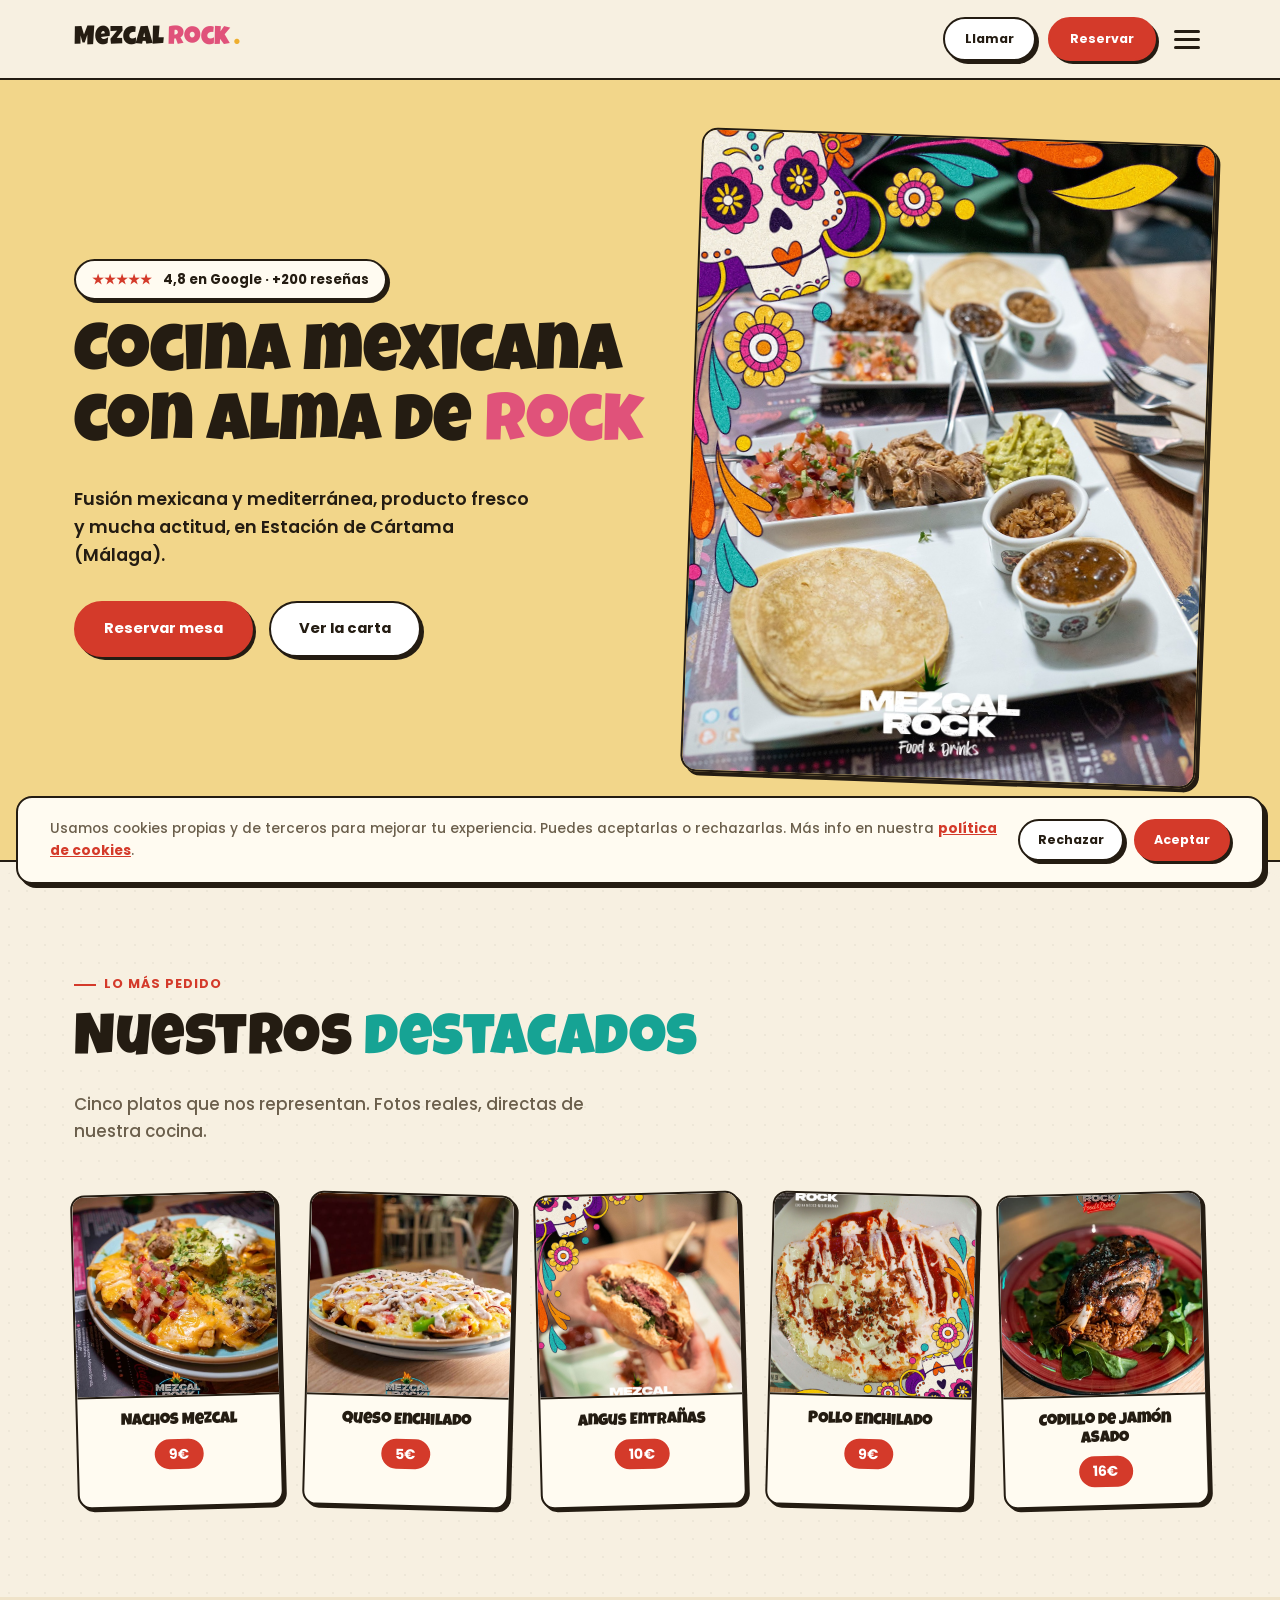
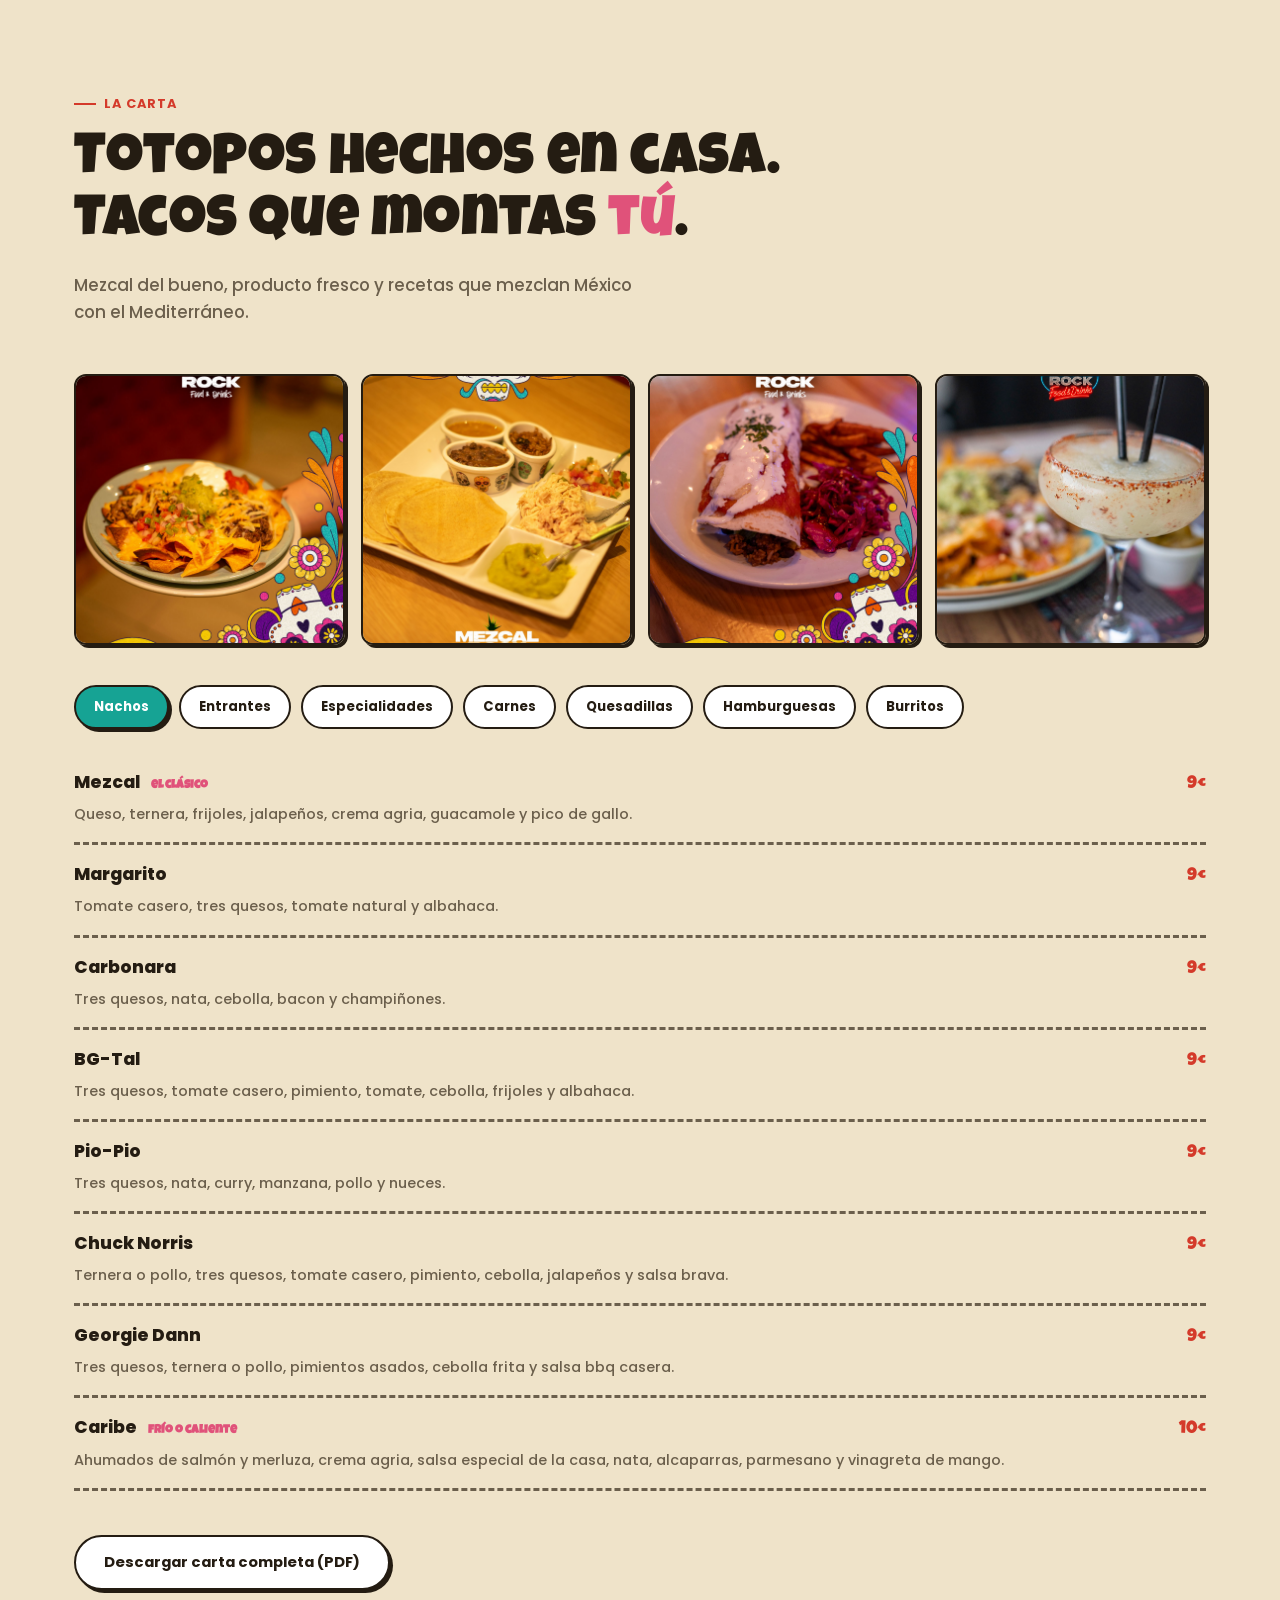
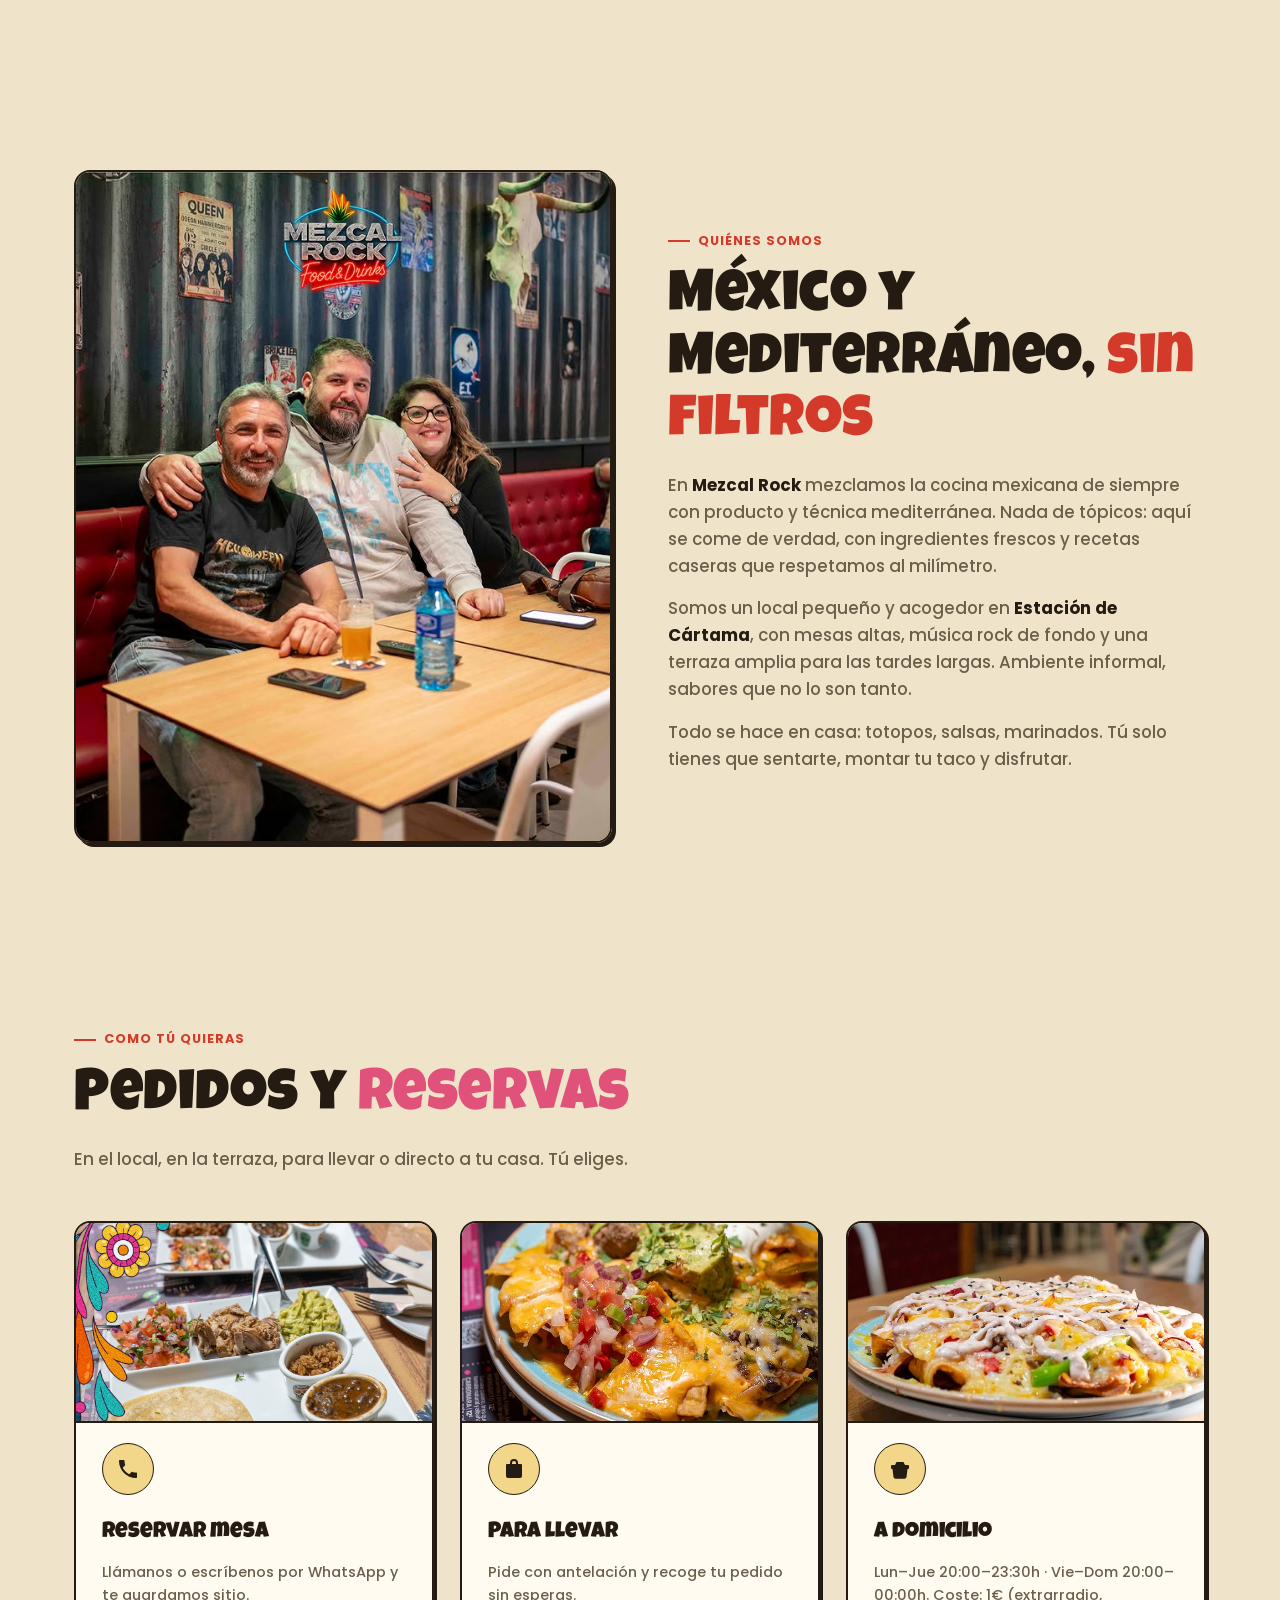
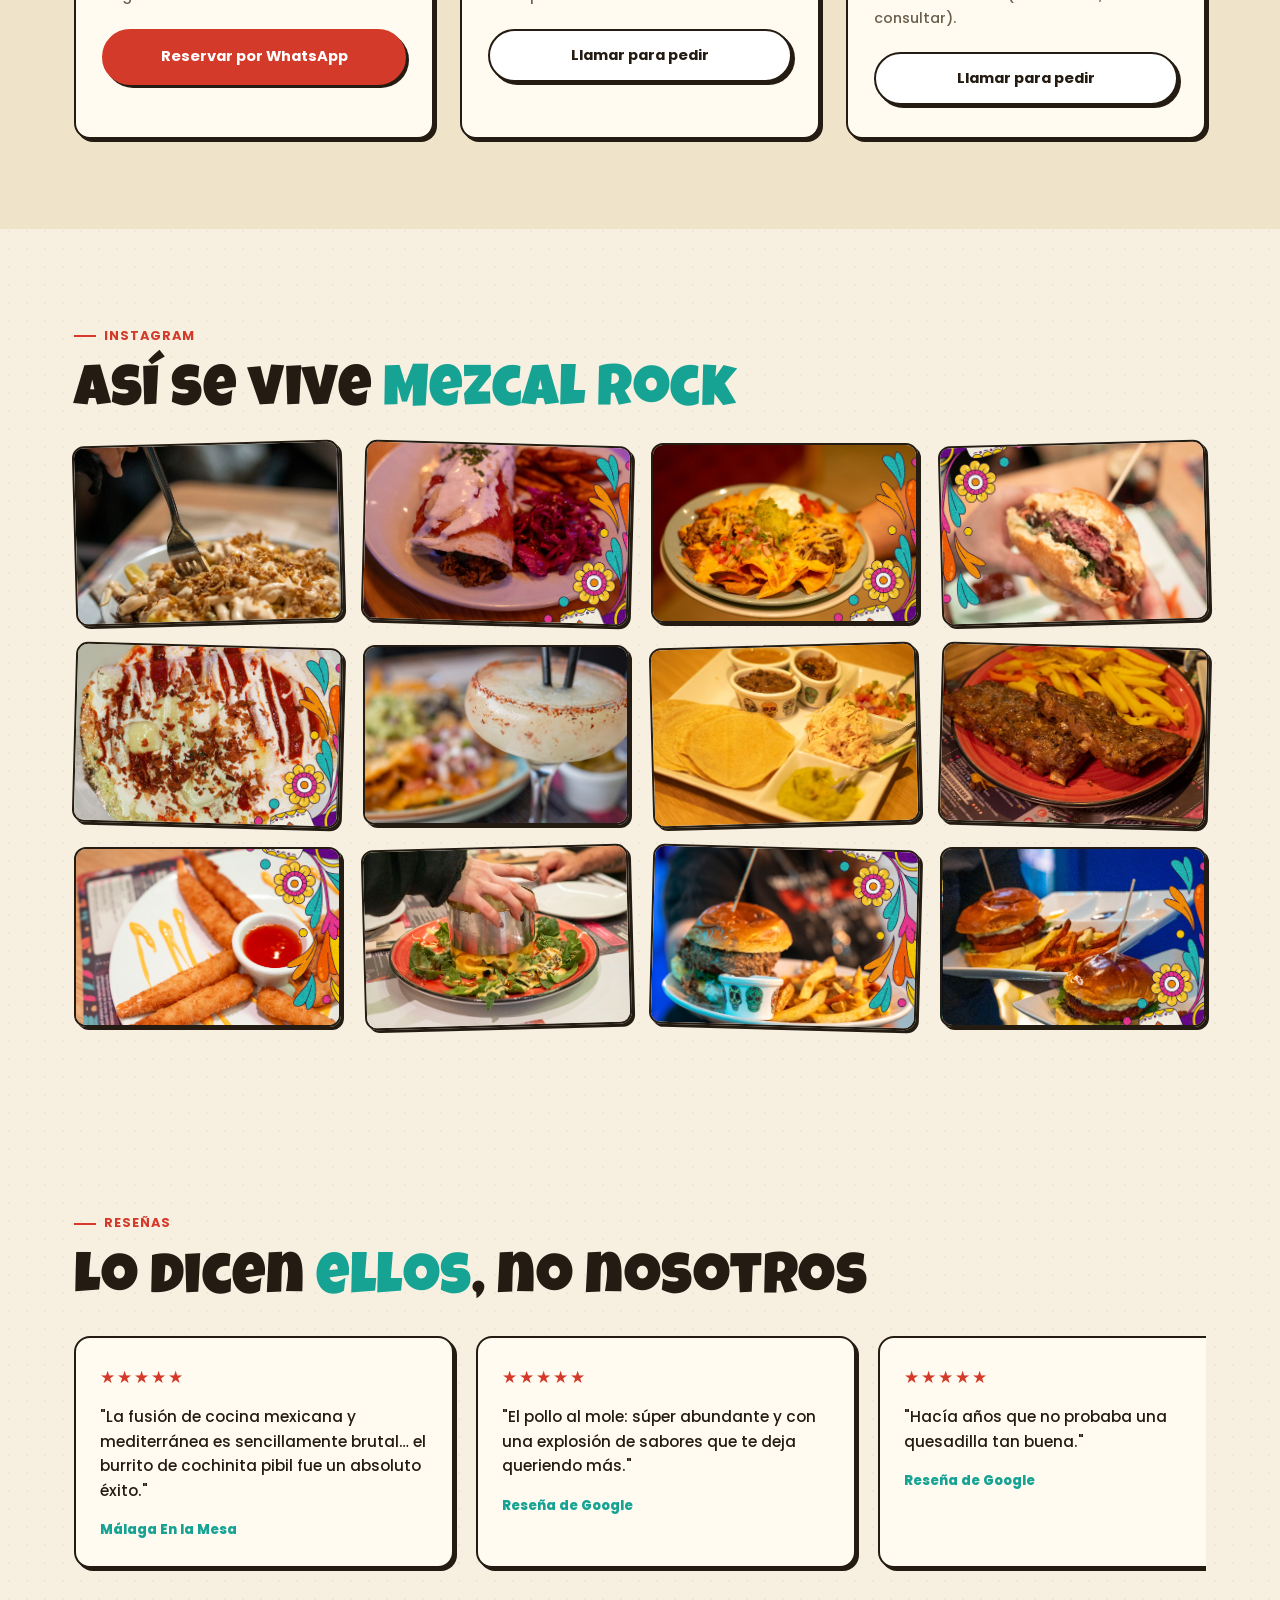
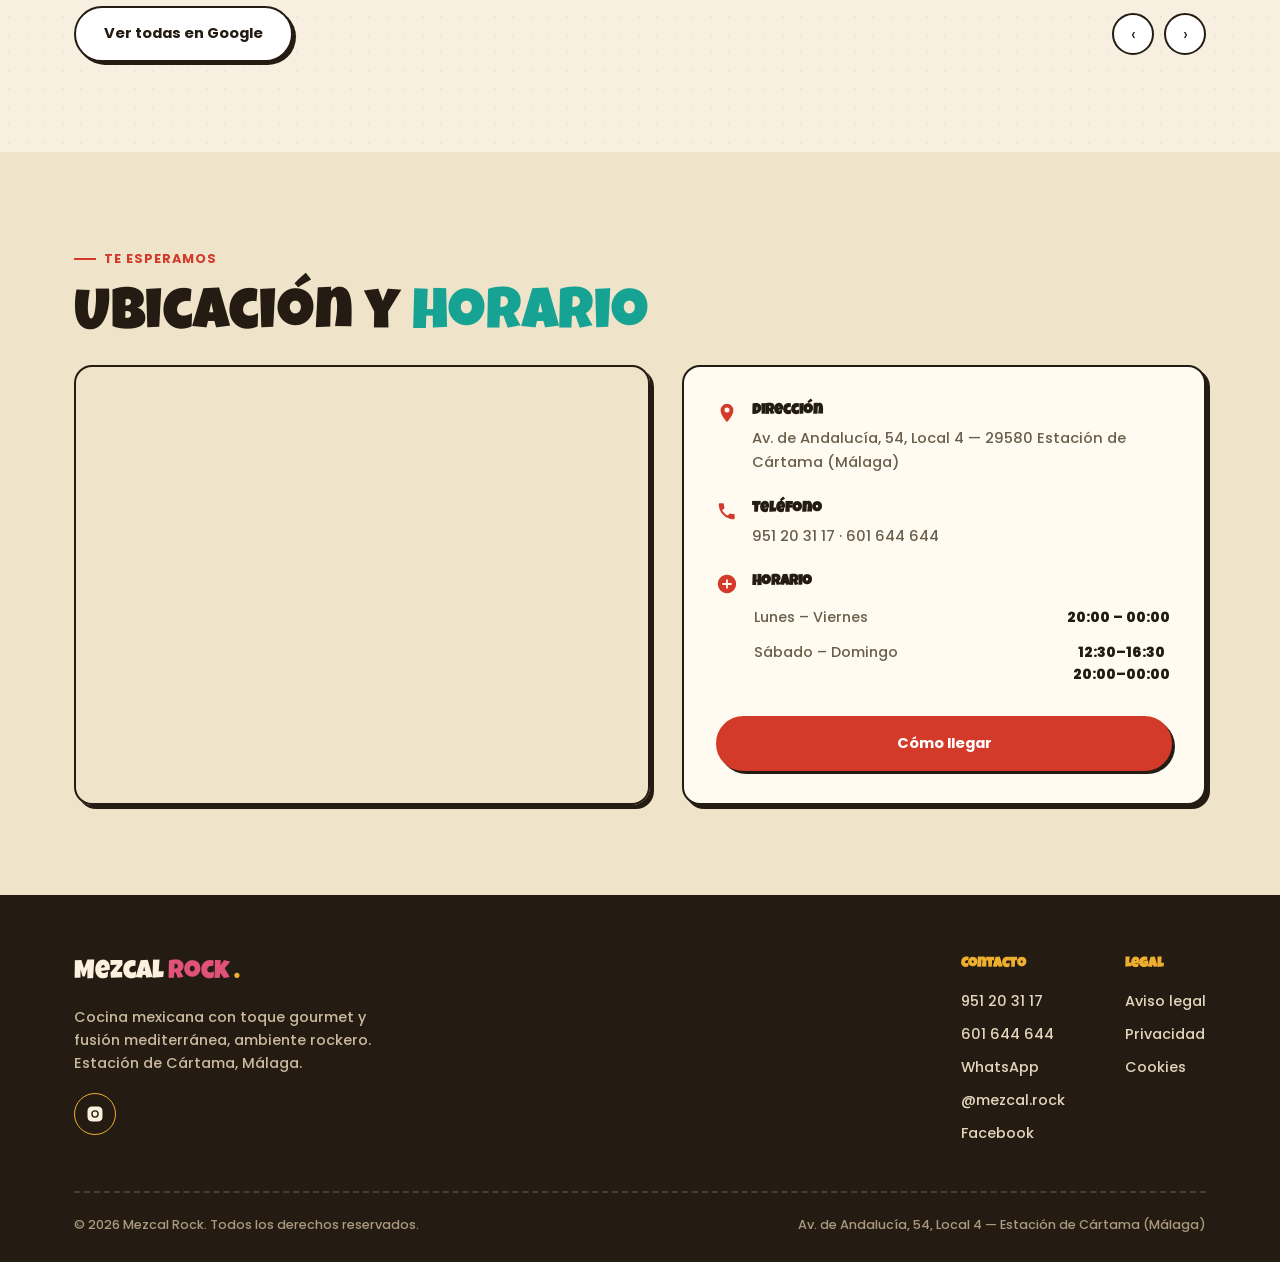
<file: index.html>
<!DOCTYPE html>
<html lang="es">
<head>
<meta charset="UTF-8">
<meta name="viewport" content="width=device-width, initial-scale=1.0, maximum-scale=1.0, user-scalable=no, viewport-fit=cover">
<title>Mezcal Rock — Restaurante Mexicano en Cártama (Málaga)</title>
<meta name="description" content="Restaurante mexicano en Cártama / Estación de Cártama (Málaga). Cocina mexicana con toque gourmet y fusión mediterránea, ambiente rockero. Tacos, burritos, mole y cócteles de mezcal. Terraza, para llevar y a domicilio.">
<meta name="robots" content="index, follow">
<link rel="canonical" href="https://www.mezcalrock.com/">

<!-- Open Graph -->
<meta property="og:type" content="restaurant.restaurant">
<meta property="og:title" content="Mezcal Rock — Restaurante Mexicano en Cártama (Málaga)">
<meta property="og:description" content="Cocina mexicana con alma de rock. Tacos, burritos, mole y cócteles de mezcal en Estación de Cártama, Málaga. 4,8★ en Google con +200 reseñas.">
<meta property="og:image" content="https://www.mezcalrock.com/assets/taco-platter-cerdo.jpg">
<meta property="og:url" content="https://www.mezcalrock.com/">
<meta property="og:locale" content="es_ES">
<meta name="twitter:card" content="summary_large_image">

<link rel="stylesheet" href="css/style.css">

<!-- Schema.org: Restaurant -->
<script type="application/ld+json">
{
  "@context": "https://schema.org",
  "@type": "Restaurant",
  "name": "Mezcal Rock",
  "image": "https://www.mezcalrock.com/assets/taco-platter-cerdo.jpg",
  "servesCuisine": ["Mexicana", "Mediterránea", "Fusión"],
  "priceRange": "€€",
  "telephone": "+34951203117",
  "address": {
    "@type": "PostalAddress",
    "streetAddress": "Av. de Andalucía, 54, Local 4",
    "addressLocality": "Estación de Cártama",
    "addressRegion": "Málaga",
    "postalCode": "29580",
    "addressCountry": "ES"
  },
  "openingHoursSpecification": [
    {
      "@type": "OpeningHoursSpecification",
      "dayOfWeek": ["Monday","Tuesday","Wednesday","Thursday","Friday"],
      "opens": "20:00",
      "closes": "24:00"
    },
    {
      "@type": "OpeningHoursSpecification",
      "dayOfWeek": ["Saturday","Sunday"],
      "opens": "12:30",
      "closes": "16:30"
    },
    {
      "@type": "OpeningHoursSpecification",
      "dayOfWeek": ["Saturday","Sunday"],
      "opens": "20:00",
      "closes": "24:00"
    }
  ],
  "aggregateRating": {
    "@type": "AggregateRating",
    "ratingValue": "4.8",
    "reviewCount": "200"
  },
  "sameAs": ["https://www.instagram.com/mezcal.rock"]
}
</script>
</head>
<body>

<!-- Header -->
<header class="site-header" id="siteHeader">
  <div class="container">
    <a href="#hero" class="logo">Mezcal <span class="rock">Rock</span><span class="flame">.</span></a>

    <div class="nav-cta">
      <a href="tel:+34951203117" class="btn btn-white">Llamar</a>
      <a href="https://wa.me/34601644644?text=Hola%2C%20quiero%20reservar%20mesa%20en%20Mezcal%20Rock" class="btn btn-primary" target="_blank" rel="noopener">Reservar</a>
      <button class="burger" id="burgerBtn" aria-label="Abrir menú" aria-expanded="false">
        <span></span><span></span><span></span>
      </button>
    </div>
  </div>

  <div class="mobile-menu" id="mobileMenu">
    <a href="#destacados">Destacados</a>
    <a href="#carta">Carta</a>
    <a href="#sobre-nosotros">Nosotros</a>
    <a href="#galeria">Galería</a>
    <a href="#opiniones">Opiniones</a>
    <a href="#ubicacion">Ubicación</a>
  </div>
</header>

<!-- Hero -->
<section class="hero" id="hero">
  <div class="container">
    <div class="hero-text">
      <div class="hero-badge"><span class="star">★★★★★</span>&nbsp;4,8 en Google · +200 reseñas</div>
      <h1>Cocina mexicana<br>con alma de <span class="accent">rock</span></h1>
      <p class="lead">Fusión mexicana y mediterránea, producto fresco y mucha actitud, en Estación de Cártama (Málaga).</p>
      <div class="hero-actions">
        <a href="https://wa.me/34601644644?text=Hola%2C%20quiero%20reservar%20mesa" class="btn btn-primary" target="_blank" rel="noopener">Reservar mesa</a>
        <a href="#carta" class="btn btn-white">Ver la carta</a>
      </div>
    </div>
    <div class="hero-photo">
      <img src="assets/taco-platter-cerdo.jpg" alt="Tabla de tacos de cerdo Mezcal Rock" loading="eager">
    </div>
  </div>
</section>

<div class="zigzag"></div>

<!-- Destacados -->
<section id="destacados">
  <div class="container">
    <span class="kicker">Lo más pedido</span>
    <h2 class="section-title">Nuestros <span class="hl">destacados</span></h2>
    <p class="section-intro">Cinco platos que nos representan. Fotos reales, directas de nuestra cocina.</p>

    <div class="destacados-grid">
      <article class="dcard">
        <div class="dimg"><img src="assets/nachos-caseros.jpg" alt="Nachos Mezcal" loading="lazy"></div>
        <div class="dbody">
          <h3>Nachos Mezcal</h3>
          <span class="dprice">9€</span>
        </div>
      </article>
      <article class="dcard">
        <div class="dimg"><img src="assets/queso-fundido.jpg" alt="Queso Enchilado" loading="lazy"></div>
        <div class="dbody">
          <h3>Queso Enchilado</h3>
          <span class="dprice">5€</span>
        </div>
      </article>
      <article class="dcard">
        <div class="dimg"><img src="assets/burger-bite.jpg" alt="Angus Entrañas" loading="lazy"></div>
        <div class="dbody">
          <h3>Angus Entrañas</h3>
          <span class="dprice">10€</span>
        </div>
      </article>
      <article class="dcard">
        <div class="dimg"><img src="assets/pollo-enchilado.jpg" alt="Pollo Enchilado" loading="lazy"></div>
        <div class="dbody">
          <h3>Pollo Enchilado</h3>
          <span class="dprice">9€</span>
        </div>
      </article>
      <article class="dcard">
        <div class="dimg"><img src="assets/carnes-codillo.jpg" alt="Codillo de Jamón Asado" loading="lazy"></div>
        <div class="dbody">
          <h3>Codillo de Jamón Asado</h3>
          <span class="dprice">16€</span>
        </div>
      </article>
    </div>
  </div>
</section>

<!-- Carta completa -->
<section id="carta" style="background:var(--paper-alt);">
  <div class="container">
    <span class="kicker">La carta</span>
    <h2 class="section-title">Totopos hechos en casa.<br>Tacos que montas <span class="hl2">tú</span>.</h2>
    <p class="section-intro">Mezcal del bueno, producto fresco y recetas que mezclan México con el Mediterráneo.</p>

    <div class="carta-photos">
      <div class="cp"><img src="assets/nachos-loaded.jpg" alt="Nachos con guacamole y nata agria" loading="lazy"></div>
      <div class="cp"><img src="assets/taco-montaje.jpg" alt="Tacos para montar tú mismo" loading="lazy"></div>
      <div class="cp"><img src="assets/burrito.jpg" alt="Burrito Mezcal Rock" loading="lazy"></div>
      <div class="cp"><img src="assets/margarita.jpg" alt="Margarita de mezcal" loading="lazy"></div>
    </div>

    <div class="menu-tabs" id="menuTabs">
      <button class="menu-tab active" data-cat="nachos">Nachos</button>
      <button class="menu-tab" data-cat="entrantes">Entrantes</button>
      <button class="menu-tab" data-cat="especialidades">Especialidades</button>
      <button class="menu-tab" data-cat="carnes">Carnes</button>
      <button class="menu-tab" data-cat="quesadillas">Quesadillas</button>
      <button class="menu-tab" data-cat="hamburguesas">Hamburguesas</button>
      <button class="menu-tab" data-cat="burritos">Burritos</button>
    </div>

    <div class="menu-list show" data-cat="nachos">
      <div class="menu-row">
        <div class="menu-row-text"><h4>Mezcal <span class="featured">el clásico</span></h4></div>
        <div class="menu-row-price">9€</div>
        <p class="menu-row-desc">Queso, ternera, frijoles, jalapeños, crema agria, guacamole y pico de gallo.</p>
      </div>
      <div class="menu-row">
        <div class="menu-row-text"><h4>Margarito</h4></div>
        <div class="menu-row-price">9€</div>
        <p class="menu-row-desc">Tomate casero, tres quesos, tomate natural y albahaca.</p>
      </div>
      <div class="menu-row">
        <div class="menu-row-text"><h4>Carbonara</h4></div>
        <div class="menu-row-price">9€</div>
        <p class="menu-row-desc">Tres quesos, nata, cebolla, bacon y champiñones.</p>
      </div>
      <div class="menu-row">
        <div class="menu-row-text"><h4>BG-Tal</h4></div>
        <div class="menu-row-price">9€</div>
        <p class="menu-row-desc">Tres quesos, tomate casero, pimiento, tomate, cebolla, frijoles y albahaca.</p>
      </div>
      <div class="menu-row">
        <div class="menu-row-text"><h4>Pio-Pio</h4></div>
        <div class="menu-row-price">9€</div>
        <p class="menu-row-desc">Tres quesos, nata, curry, manzana, pollo y nueces.</p>
      </div>
      <div class="menu-row">
        <div class="menu-row-text"><h4>Chuck Norris</h4></div>
        <div class="menu-row-price">9€</div>
        <p class="menu-row-desc">Ternera o pollo, tres quesos, tomate casero, pimiento, cebolla, jalapeños y salsa brava.</p>
      </div>
      <div class="menu-row">
        <div class="menu-row-text"><h4>Georgie Dann</h4></div>
        <div class="menu-row-price">9€</div>
        <p class="menu-row-desc">Tres quesos, ternera o pollo, pimientos asados, cebolla frita y salsa bbq casera.</p>
      </div>
      <div class="menu-row">
        <div class="menu-row-text"><h4>Caribe <span class="featured">frío o caliente</span></h4></div>
        <div class="menu-row-price">10€</div>
        <p class="menu-row-desc">Ahumados de salmón y merluza, crema agria, salsa especial de la casa, nata, alcaparras, parmesano y vinagreta de mango.</p>
      </div>
    </div>

    <div class="menu-list" data-cat="entrantes">
      <div class="menu-row">
        <div class="menu-row-text"><h4>Ensalada Mezcal</h4></div>
        <div class="menu-row-price">8€</div>
        <p class="menu-row-desc">Mezclum, pepino, tomate cherry, cebolla roja, naranja, langostinos y dressing de vinagreta de Dijon y sweet chilly.</p>
      </div>
      <div class="menu-row">
        <div class="menu-row-text"><h4>Tartar del Campo</h4></div>
        <div class="menu-row-price">9€</div>
        <p class="menu-row-desc">Espinacas, mango, aguacate, pepino, tomate cherry y vinagreta de mango.</p>
      </div>
      <div class="menu-row">
        <div class="menu-row-text"><h4>Tacos Mezcal <span class="featured">5 tortillitas</span></h4></div>
        <div class="menu-row-price">8€</div>
        <p class="menu-row-desc">Carne a elegir entre cochinita pibil, pollo o ternera. Con frijoles, guacamole y pico de gallo.</p>
      </div>
      <div class="menu-row">
        <div class="menu-row-text"><h4>Tacos Especiales <span class="featured">5 tortillitas</span></h4></div>
        <div class="menu-row-price">9€</div>
        <p class="menu-row-desc">Carne a elegir entre pollo al mole, criollo o pulled pork chipotle. Con frijoles, guacamole y arroz frontera.</p>
      </div>
      <div class="menu-row">
        <div class="menu-row-text"><h4>Patatas fritas</h4></div>
        <div class="menu-row-price">5€</div>
        <p class="menu-row-desc">Patatas naturales fritas.</p>
      </div>
      <div class="menu-row">
        <div class="menu-row-text"><h4>Patatas Bravas Emiliano Zapata</h4></div>
        <div class="menu-row-price">6€</div>
        <p class="menu-row-desc">Mayonesa, sriracha y aceite de trufa.</p>
      </div>
      <div class="menu-row">
        <div class="menu-row-text"><h4>Patatas Mezcal</h4></div>
        <div class="menu-row-price">7€</div>
        <p class="menu-row-desc">Patatas naturales, carne a elegir (pollo, ternera o cerdo), cheddar, queso y salsa barbacoa.</p>
      </div>
      <div class="menu-row">
        <div class="menu-row-text"><h4>Bolas picantes <span class="featured">8 uds.</span></h4></div>
        <div class="menu-row-price">5€</div>
        <p class="menu-row-desc">Bolas de queso cheddar y jalapeño.</p>
      </div>
      <div class="menu-row">
        <div class="menu-row-text"><h4>Nuggets veganos <span class="featured">8 uds.</span></h4></div>
        <div class="menu-row-price">6€</div>
        <p class="menu-row-desc">Vegetales variados.</p>
      </div>
      <div class="menu-row">
        <div class="menu-row-text"><h4>Nuggets de pollo <span class="featured">8 uds.</span></h4></div>
        <div class="menu-row-price">5€</div>
        <p class="menu-row-desc">Con 3 salsas.</p>
      </div>
      <div class="menu-row">
        <div class="menu-row-text"><h4>Queso de cabra rebozado <span class="featured">6 uds.</span></h4></div>
        <div class="menu-row-price">6€</div>
        <p class="menu-row-desc">Con mermelada de frutos rojos.</p>
      </div>
      <div class="menu-row">
        <div class="menu-row-text"><h4>Jalapeños rellenos <span class="featured">6 uds.</span></h4></div>
        <div class="menu-row-price">6€</div>
        <p class="menu-row-desc">Queso cheddar o crema.</p>
      </div>
      <div class="menu-row">
        <div class="menu-row-text"><h4>Langostinos en gabardina <span class="featured">8 uds.</span></h4></div>
        <div class="menu-row-price">8€</div>
        <p class="menu-row-desc">Rebozados, con sweet chilly.</p>
      </div>
      <div class="menu-row">
        <div class="menu-row-text"><h4>Cubo Mix</h4></div>
        <div class="menu-row-price">10€</div>
        <p class="menu-row-desc">4 jalapeños, 4 nuggets de pollo/vegetal, 4 bolas de queso picante, 4 nachos rebozados, patatas y 3 salsas.</p>
      </div>
    </div>

    <div class="menu-list" data-cat="especialidades">
      <div class="menu-row">
        <div class="menu-row-text"><h4>Guacamoles Mezcal</h4></div>
        <div class="menu-row-price">5€</div>
        <p class="menu-row-desc">Con nachos.</p>
      </div>
      <div class="menu-row">
        <div class="menu-row-text"><h4>Queso Enchilado</h4></div>
        <div class="menu-row-price">5€</div>
        <p class="menu-row-desc">Queso fundido, cebolla, jalapeños y especias.</p>
      </div>
      <div class="menu-row">
        <div class="menu-row-text"><h4>Pollo Enchilado</h4></div>
        <div class="menu-row-price">9€</div>
        <p class="menu-row-desc">Pollo en salsa con nata, cebolla, queso y especias.</p>
      </div>
      <div class="menu-row">
        <div class="menu-row-text"><h4>Pollo al Mole <span class="featured">recomendado</span></h4></div>
        <div class="menu-row-price">9€</div>
        <p class="menu-row-desc">Pollo, salsa de cacao, especias, arroz, espinacas y frutos secos.</p>
      </div>
      <div class="menu-row">
        <div class="menu-row-text"><h4>Chilaquiles</h4></div>
        <div class="menu-row-price">7€</div>
        <p class="menu-row-desc">Bol de nachos, nata, ternera o pollo, tomate y especias.</p>
      </div>
      <div class="menu-row">
        <div class="menu-row-text"><h4>Arroz Frontera</h4></div>
        <div class="menu-row-price">6€</div>
      </div>
    </div>

    <div class="menu-list" data-cat="carnes">
      <div class="menu-row">
        <div class="menu-row-text"><h4>Costillar a la barbacoa</h4></div>
        <div class="menu-row-price">15€</div>
        <p class="menu-row-desc">Con batata y lombarda aliñada con vinagreta de Dijon.</p>
      </div>
      <div class="menu-row">
        <div class="menu-row-text"><h4>Costillar chimichurri</h4></div>
        <div class="menu-row-price">15€</div>
        <p class="menu-row-desc">Al horno con salsa chimichurri y mix de batata/patata.</p>
      </div>
      <div class="menu-row">
        <div class="menu-row-text"><h4>Codillo de jamón asado</h4></div>
        <div class="menu-row-price">16€</div>
        <p class="menu-row-desc">Con arroz frontera.</p>
      </div>
      <div class="menu-row">
        <div class="menu-row-text"><h4>Filete de pollo especial</h4></div>
        <div class="menu-row-price">9€</div>
        <p class="menu-row-desc">Relleno de queso de cabra y cebolla caramelizada. Con mix de patatas/batatas y champiñones.</p>
      </div>
      <div class="menu-row">
        <div class="menu-row-text"><h4>Lagrimitas de pollo</h4></div>
        <div class="menu-row-price">8€</div>
        <p class="menu-row-desc">Con 3 salsas y mix de patata y batata.</p>
      </div>
    </div>

    <div class="menu-list" data-cat="quesadillas">
      <div class="menu-row">
        <div class="menu-row-text"><h4>Queso</h4></div>
        <div class="menu-row-price">6€</div>
        <p class="menu-row-desc">Queso, especias, cebolla, nata y tomate.</p>
      </div>
      <div class="menu-row">
        <div class="menu-row-text"><h4>De carne</h4></div>
        <div class="menu-row-price">7€</div>
        <p class="menu-row-desc">A elegir entre cochinita, ternera o pollo. Especias, cebolla, nata y tomate.</p>
      </div>
    </div>

    <div class="menu-list" data-cat="hamburguesas">
      <div class="menu-row">
        <div class="menu-row-text"><h4>Angus Entrañas <span class="featured">180 gr.</span></h4></div>
        <div class="menu-row-price">10€</div>
        <p class="menu-row-desc">Lechuga, tomate, cebolla morada, cebolla frita, dos quesos, salsa de miel y mostaza. Con mix de patatas/batatas.</p>
      </div>
      <div class="menu-row">
        <div class="menu-row-text"><h4>Crujipollo</h4></div>
        <div class="menu-row-price">9€</div>
        <p class="menu-row-desc">Lechuga, cebolla, tomate, salsa especial de la casa y queso. Con mix de patatas/batatas.</p>
      </div>
    </div>

    <div class="menu-list" data-cat="burritos">
      <div class="menu-row">
        <div class="menu-row-text"><h4>Malagueño</h4></div>
        <div class="menu-row-price">8€</div>
        <p class="menu-row-desc">Salchichón de Málaga (Prolongo), espinacas frescas, nata, pimientos y mayonesa de curry rojo.</p>
      </div>
      <div class="menu-row">
        <div class="menu-row-text"><h4>Pollo</h4></div>
        <div class="menu-row-price">8€</div>
        <p class="menu-row-desc">Pollo, queso, nata, aguacate, tomate, lechuga y cebolla roja.</p>
      </div>
      <div class="menu-row">
        <div class="menu-row-text"><h4>Mezcal <span class="featured">el más pedido</span></h4></div>
        <div class="menu-row-price">8€</div>
        <p class="menu-row-desc">Cochinita pibil, arroz, nata, frijoles, lechuga, tomate y aguacate.</p>
      </div>
      <div class="menu-row">
        <div class="menu-row-text"><h4>Vegetal</h4></div>
        <div class="menu-row-price">8€</div>
        <p class="menu-row-desc">Aguacate, nata, pimiento, arroz, tomate, lechuga, cebolla morada y frijoles.</p>
      </div>
      <div class="menu-row">
        <div class="menu-row-text"><h4>Ternera</h4></div>
        <div class="menu-row-price">9€</div>
        <p class="menu-row-desc">Ternera, frijoles, arroz, tomate, nata y queso.</p>
      </div>
      <div class="menu-row">
        <div class="menu-row-text"><h4>La Mar Salá</h4></div>
        <div class="menu-row-price">9€</div>
        <p class="menu-row-desc">Gulas al ajillo, gambas, pimientos, arroz negro, cebolla morada, nata, queso y tomate casero.</p>
      </div>
    </div>

    <div class="carta-pdf">
      <a href="assets/carta-mezcal-rock.pdf" class="btn btn-white" download>Descargar carta completa (PDF)</a>
    </div>
  </div>
</section>

<!-- Sobre nosotros -->
<section id="sobre-nosotros">
  <div class="container about">
    <div class="about-img"><img src="assets/equipo.jpg" alt="Ambiente en Mezcal Rock" loading="lazy"></div>
    <div class="about-text">
      <span class="kicker">Quiénes somos</span>
      <h2 class="section-title">México y Mediterráneo, <span class="hl3">sin filtros</span></h2>
      <p>En <strong>Mezcal Rock</strong> mezclamos la cocina mexicana de siempre con producto y técnica mediterránea. Nada de tópicos: aquí se come de verdad, con ingredientes frescos y recetas caseras que respetamos al milímetro.</p>
      <p>Somos un local pequeño y acogedor en <strong>Estación de Cártama</strong>, con mesas altas, música rock de fondo y una terraza amplia para las tardes largas. Ambiente informal, sabores que no lo son tanto.</p>
      <p>Todo se hace en casa: totopos, salsas, marinados. Tú solo tienes que sentarte, montar tu taco y disfrutar.</p>
    </div>
  </div>
</section>

<!-- Pedidos y reservas -->
<section id="pedidos">
  <div class="container">
    <span class="kicker">Como tú quieras</span>
    <h2 class="section-title">Pedidos y <span class="hl2">reservas</span></h2>
    <p class="section-intro">En el local, en la terraza, para llevar o directo a tu casa. Tú eliges.</p>

    <div class="cards-3">
      <div class="order-card">
        <div class="order-photo"><img src="assets/taco-platter-cerdo.jpg" alt="Tabla de tacos de cerdo Mezcal Rock" loading="lazy"></div>
        <div class="icon">
          <svg viewBox="0 0 24 24"><path d="M20 15.5c-1.2 0-2.4-.2-3.5-.6-.3-.1-.7 0-1 .2l-2.2 2.2c-2.8-1.4-5.1-3.8-6.6-6.6l2.2-2.2c.3-.3.4-.7.2-1-.4-1.1-.6-2.3-.6-3.5 0-.6-.4-1-1-1H4c-.6 0-1 .4-1 1 0 9.4 7.6 17 17 17 .6 0 1-.4 1-1v-3.5c0-.6-.4-1-1-1z"/></svg>
        </div>
        <h3>Reservar mesa</h3>
        <p>Llámanos o escríbenos por WhatsApp y te guardamos sitio.</p>
        <a href="https://wa.me/34601644644?text=Hola%2C%20quiero%20reservar%20mesa" class="btn btn-primary btn-block" target="_blank" rel="noopener">Reservar por WhatsApp</a>
      </div>

      <div class="order-card">
        <div class="order-photo"><img src="assets/nachos-caseros.jpg" alt="Nachos caseros Mezcal Rock" loading="lazy"></div>
        <div class="icon">
          <svg viewBox="0 0 24 24"><path d="M19 7h-3V6a4 4 0 0 0-8 0v1H5a1 1 0 0 0-1 1v11a2 2 0 0 0 2 2h12a2 2 0 0 0 2-2V8a1 1 0 0 0-1-1zM10 6a2 2 0 0 1 4 0v1h-4V6z"/></svg>
        </div>
        <h3>Para llevar</h3>
        <p>Pide con antelación y recoge tu pedido sin esperas.</p>
        <button type="button" class="btn btn-white btn-block js-call-modal">Llamar para pedir</button>
      </div>

      <div class="order-card">
        <div class="order-photo"><img src="assets/queso-fundido.jpg" alt="Queso fundido Mezcal Rock" loading="lazy"></div>
        <div class="icon">
          <svg viewBox="0 0 24 24"><path d="M20 8h-3l-1.5-3h-7L7 8H4a1 1 0 0 0-1 1v2a1 1 0 0 0 1 1h.5l1 8a2 2 0 0 0 2 1.8h9a2 2 0 0 0 2-1.8l1-8h.5a1 1 0 0 0 1-1V9a1 1 0 0 0-1-1z"/></svg>
        </div>
        <h3>A domicilio</h3>
        <p>Lun–Jue 20:00–23:30h · Vie–Dom 20:00–00:00h. Coste: 1€ (extrarradio, consultar).</p>
        <button type="button" class="btn btn-white btn-block js-call-modal">Llamar para pedir</button>
      </div>
    </div>
  </div>
</section>

<!-- Galería -->
<section id="galeria">
  <div class="container">
    <span class="kicker">Instagram</span>
    <h2 class="section-title">Así se vive <span class="hl">Mezcal Rock</span></h2>

    <div class="gallery-grid">
      <a href="https://www.instagram.com/mezcal.rock" target="_blank" rel="noopener"><img src="assets/papas-carne.jpg" alt="Patatas con carne y cebolla crujiente" loading="lazy"></a>
      <a href="https://www.instagram.com/mezcal.rock" target="_blank" rel="noopener"><img src="assets/burrito.jpg" alt="Burrito Mezcal Rock" loading="lazy"></a>
      <a href="https://www.instagram.com/mezcal.rock" target="_blank" rel="noopener"><img src="assets/nachos-loaded.jpg" alt="Nachos con guacamole" loading="lazy"></a>
      <a href="https://www.instagram.com/mezcal.rock" target="_blank" rel="noopener"><img src="assets/burger-bite.jpg" alt="Burger Mezcal Rock" loading="lazy"></a>
      <a href="https://www.instagram.com/mezcal.rock" target="_blank" rel="noopener"><img src="assets/pollo-enchilado.jpg" alt="Pollo enchilado" loading="lazy"></a>
      <a href="https://www.instagram.com/mezcal.rock" target="_blank" rel="noopener"><img src="assets/margarita.jpg" alt="Margarita de mezcal" loading="lazy"></a>
      <a href="https://www.instagram.com/mezcal.rock" target="_blank" rel="noopener"><img src="assets/taco-montaje.jpg" alt="Tacos para montar" loading="lazy"></a>
      <a href="https://www.instagram.com/mezcal.rock" target="_blank" rel="noopener"><img src="assets/costillas.jpg" alt="Costillas Mezcal Rock" loading="lazy"></a>
      <a href="https://www.instagram.com/mezcal.rock" target="_blank" rel="noopener"><img src="assets/camarones-crujientes.jpg" alt="Camarones crujientes" loading="lazy"></a>
      <a href="https://www.instagram.com/mezcal.rock" target="_blank" rel="noopener"><img src="assets/tartar-aguacate.jpg" alt="Tartar de aguacate" loading="lazy"></a>
      <a href="https://www.instagram.com/mezcal.rock" target="_blank" rel="noopener"><img src="assets/rollitos.jpg" alt="Rollitos crujientes" loading="lazy"></a>
      <a href="https://www.instagram.com/mezcal.rock" target="_blank" rel="noopener"><img src="assets/sliders.jpg" alt="Sliders con patatas de batata" loading="lazy"></a>
    </div>
  </div>
</section>

<!-- Opiniones -->
<section id="opiniones">
  <div class="container">
    <span class="kicker">Reseñas</span>
    <h2 class="section-title">Lo dicen <span class="hl">ellos</span>, no nosotros</h2>

    <div class="reviews-wrap">
      <div class="reviews-track" id="reviewsTrack">
        <div class="review-card">
          <div class="review-stars">★★★★★</div>
          <p class="quote">"La fusión de cocina mexicana y mediterránea es sencillamente brutal… el burrito de cochinita pibil fue un absoluto éxito."</p>
          <div class="review-author">Málaga En la Mesa</div>
        </div>
        <div class="review-card">
          <div class="review-stars">★★★★★</div>
          <p class="quote">"El pollo al mole: súper abundante y con una explosión de sabores que te deja queriendo más."</p>
          <div class="review-author">Reseña de Google</div>
        </div>
        <div class="review-card">
          <div class="review-stars">★★★★★</div>
          <p class="quote">"Hacía años que no probaba una quesadilla tan buena."</p>
          <div class="review-author">Reseña de Google</div>
        </div>
        <div class="review-card">
          <div class="review-stars">★★★★★</div>
          <p class="quote">"Ambiente genial, música rock de fondo y un servicio muy cercano. Repetiremos seguro."</p>
          <div class="review-author">Reseña de Google</div>
        </div>
      </div>

      <div class="reviews-nav">
        <a href="https://www.google.com/search?sa=X&sca_esv=6fd337b2c9137bab&sxsrf=APpeQnsbaqHbEvYYD9vrcGexVTrMCU-p_A:1783932819007&q=Mezcal+Rock+%7C+Food+%26+Drinks+Rese%C3%B1as&rflfq=1&num=20&stick=H4sIAAAAAAAAAONgkxI2sTAxN7YwMjEytzQ3NDExtzQy38DI-IpRxTe1KjkxRyEoPzlboUbBLT8_RUFNwaUoMy-7WCEotTj18MbE4kWsRCkDAJ218-poAAAA&rldimm=4847382427971447927&tbm=lcl&hl=es-ES&ved=2ahUKEwi7iuvPo8-VAxV3QkEAHeBxIeMQ9fQKegQIWBAG&cshid=1783932845649945&biw=1875&bih=966&dpr=1#lkt=LocalPoiReviews" target="_blank" rel="noopener" class="btn btn-white">Ver todas en Google</a>
        <div class="reviews-arrows">
          <button id="revPrev" aria-label="Anterior">‹</button>
          <button id="revNext" aria-label="Siguiente">›</button>
        </div>
      </div>
    </div>
  </div>
</section>

<!-- Ubicación -->
<section id="ubicacion" style="background:var(--paper-alt);">
  <div class="container">
    <span class="kicker">Te esperamos</span>
    <h2 class="section-title">Ubicación y <span class="hl">horario</span></h2>

    <div class="location-grid">
      <div class="map-embed">
        <iframe
          src="https://www.google.com/maps?q=Av.+de+Andaluc%C3%ADa,+54,+29580+Estaci%C3%B3n+de+C%C3%A1rtama,+M%C3%A1laga&output=embed"
          allowfullscreen="" loading="lazy" referrerpolicy="no-referrer-when-downgrade"
          title="Mapa Mezcal Rock"></iframe>
      </div>

      <div class="location-info">
        <div class="info-row">
          <svg class="icon" viewBox="0 0 24 24"><path d="M12 2a7 7 0 0 0-7 7c0 5.25 7 13 7 13s7-7.75 7-13a7 7 0 0 0-7-7zm0 9.5A2.5 2.5 0 1 1 12 6a2.5 2.5 0 0 1 0 5.5z"/></svg>
          <div>
            <h4>Dirección</h4>
            <p>Av. de Andalucía, 54, Local 4 — 29580 Estación de Cártama (Málaga)</p>
          </div>
        </div>

        <div class="info-row">
          <svg class="icon" viewBox="0 0 24 24"><path d="M6.6 10.8c1.4 2.7 3.5 4.9 6.2 6.2l2-2c.3-.3.7-.4 1-.2 1.1.4 2.3.6 3.6.6.6 0 1 .4 1 1V20c0 .6-.4 1-1 1C10.4 21 3 13.6 3 4.6c0-.6.4-1 1-1h3.6c.6 0 1 .4 1 1 0 1.3.2 2.5.6 3.6.1.4 0 .8-.2 1z"/></svg>
          <div>
            <h4>Teléfono</h4>
            <p><a href="tel:+34951203117">951 20 31 17</a> · <a href="tel:+34601644644">601 644 644</a></p>
          </div>
        </div>

        <div class="info-row">
          <svg class="icon" viewBox="0 0 24 24"><path d="M12 2C6.5 2 2 6.5 2 12s4.5 10 10 10 10-4.5 10-10S17.5 2 12 2zm5 11h-4v4h-2v-4H7v-2h4V7h2v4h4v2z"/></svg>
          <div style="width:100%;">
            <h4>Horario</h4>
            <table class="schedule-table">
              <tr><td>Lunes – Viernes</td><td>20:00 – 00:00</td></tr>
              <tr><td>Sábado – Domingo</td><td><div class="time-pair">12:30–16:30<br>20:00–00:00</div></td></tr>
            </table>
          </div>
        </div>

        <a href="https://www.google.com/maps/dir/?api=1&destination=Av.+de+Andaluc%C3%ADa,+54,+29580+Estaci%C3%B3n+de+C%C3%A1rtama,+M%C3%A1laga" target="_blank" rel="noopener" class="btn btn-primary btn-block">Cómo llegar</a>
      </div>
    </div>
  </div>
</section>

<!-- Footer -->
<footer>
  <div class="container">
    <div class="footer-top">
      <div class="footer-brand">
        <a href="#hero" class="logo">Mezcal <span class="rock">Rock</span><span class="flame">.</span></a>
        <p>Cocina mexicana con toque gourmet y fusión mediterránea, ambiente rockero. Estación de Cártama, Málaga.</p>
        <div class="footer-social">
          <a href="https://www.instagram.com/mezcal.rock" target="_blank" rel="noopener" aria-label="Instagram">
            <svg viewBox="0 0 24 24"><path d="M12 2c2.7 0 3.05.01 4.12.06 1.07.05 1.8.22 2.43.47.66.26 1.22.6 1.77 1.15.55.55.9 1.11 1.15 1.77.25.63.42 1.36.47 2.43.05 1.07.06 1.42.06 4.12s-.01 3.05-.06 4.12c-.05 1.07-.22 1.8-.47 2.43a4.9 4.9 0 0 1-1.15 1.77 4.9 4.9 0 0 1-1.77 1.15c-.63.25-1.36.42-2.43.47-1.07.05-1.42.06-4.12.06s-3.05-.01-4.12-.06c-1.07-.05-1.8-.22-2.43-.47a4.9 4.9 0 0 1-1.77-1.15 4.9 4.9 0 0 1-1.15-1.77c-.25-.63-.42-1.36-.47-2.43C2.01 15.05 2 14.7 2 12s.01-3.05.06-4.12c.05-1.07.22-1.8.47-2.43.26-.66.6-1.22 1.15-1.77A4.9 4.9 0 0 1 5.45 2.53c.63-.25 1.36-.42 2.43-.47C8.95 2.01 9.3 2 12 2zm0 5a5 5 0 1 0 0 10 5 5 0 0 0 0-10zm0 8.2a3.2 3.2 0 1 1 0-6.4 3.2 3.2 0 0 1 0 6.4zm5.2-8.4a1.2 1.2 0 1 1 0-2.4 1.2 1.2 0 0 1 0 2.4z"/></svg>
          </a>
        </div>
      </div>

      <div class="footer-cols">
        <div class="footer-col">
          <h5>Contacto</h5>
          <a href="tel:+34951203117">951 20 31 17</a>
          <a href="tel:+34601644644">601 644 644</a>
          <a href="https://wa.me/34601644644" target="_blank" rel="noopener">WhatsApp</a>
          <a href="https://www.instagram.com/mezcal.rock" target="_blank" rel="noopener">@mezcal.rock</a>
          <a href="https://www.facebook.com/mezcalrockcartama" target="_blank" rel="noopener">Facebook</a>
        </div>
        <div class="footer-col">
          <h5>Legal</h5>
          <a href="aviso-legal.html">Aviso legal</a>
          <a href="privacidad.html">Privacidad</a>
          <a href="cookies.html">Cookies</a>
        </div>
      </div>
    </div>

    <div class="footer-bottom">
      <span>© <span id="year"></span> Mezcal Rock. Todos los derechos reservados.</span>
      <span>Av. de Andalucía, 54, Local 4 — Estación de Cártama (Málaga)</span>
    </div>
  </div>
</footer>

<!-- Ventanita para llamar -->
<div class="call-modal" id="callModal">
  <div class="call-modal-box">
    <button type="button" class="call-modal-close" id="callModalClose" aria-label="Cerrar">✕</button>
    <span class="call-modal-icon">📞</span>
    <h3>Llámanos para pedir</h3>
    <div class="call-modal-number" id="callModalNumber">951 20 31 17</div>
    <button type="button" class="btn btn-primary btn-block" id="callModalCopy">Copiar número</button>
    <div class="call-modal-copy-msg" id="callModalMsg"></div>
  </div>
</div>

<!-- Cookie banner -->
<div class="cookie-banner" id="cookieBanner">
  <div class="cookie-inner">
    <p>Usamos cookies propias y de terceros para mejorar tu experiencia. Puedes aceptarlas o rechazarlas. Más info en nuestra <a href="cookies.html">política de cookies</a>.</p>
    <div class="cookie-actions">
      <button class="btn btn-white" id="cookieReject">Rechazar</button>
      <button class="btn btn-primary" id="cookieAccept">Aceptar</button>
    </div>
  </div>
</div>

<script src="js/script.js"></script>
</body>
</html>
</file>
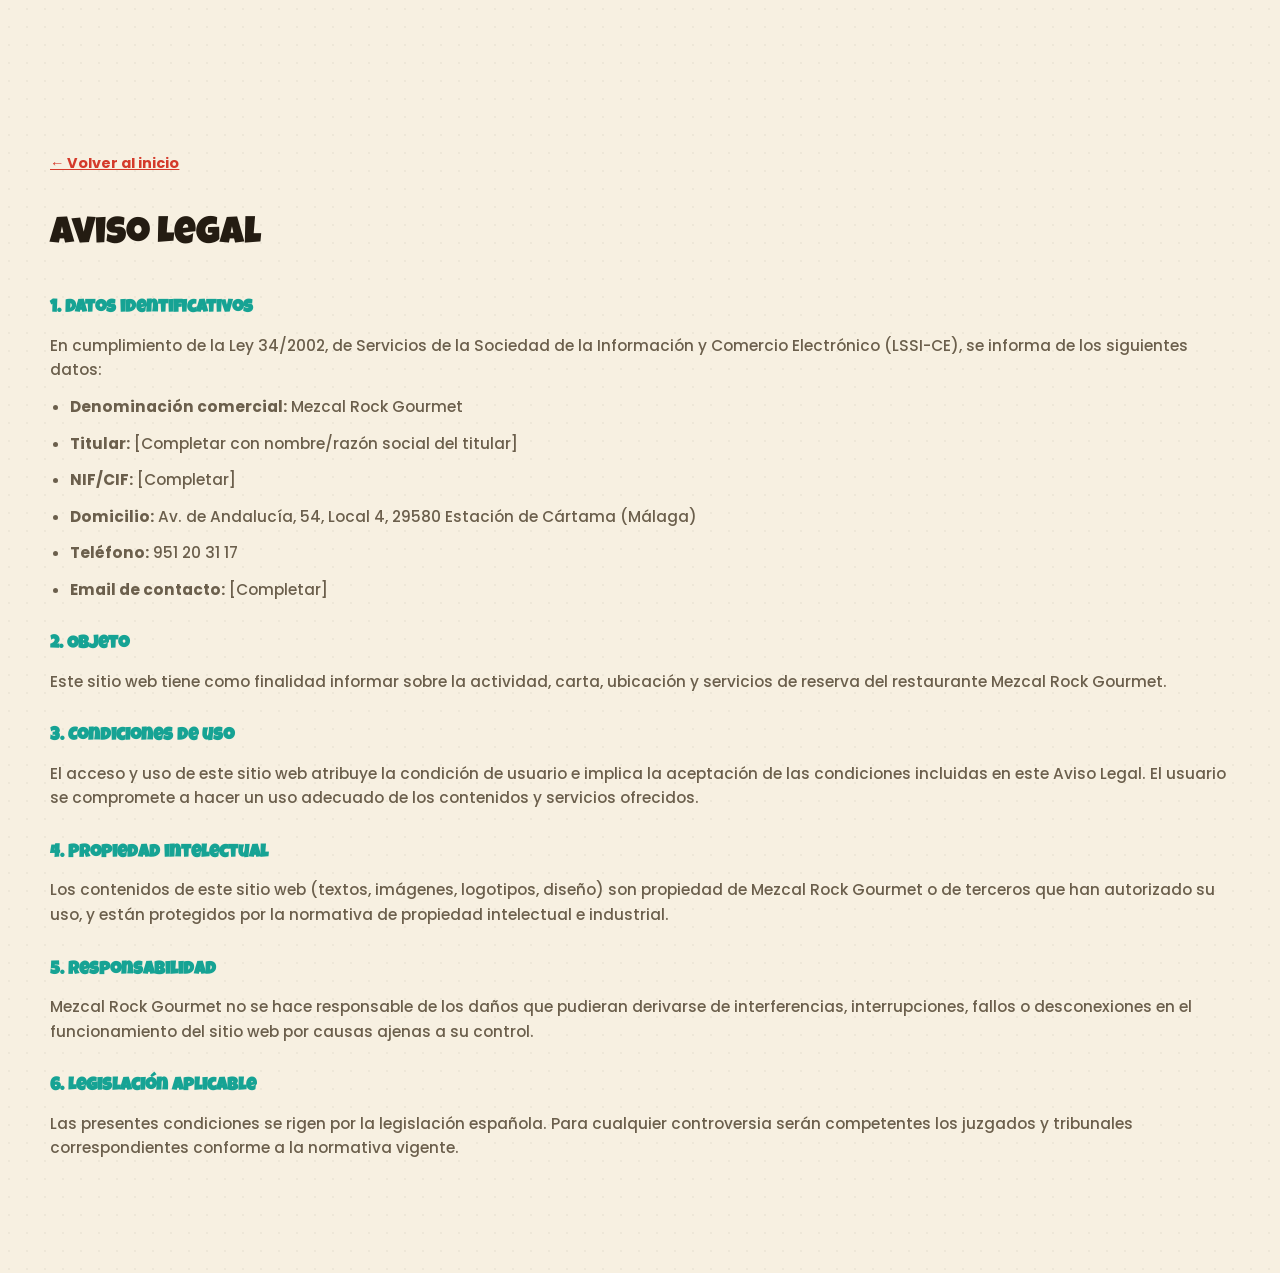
<file: aviso-legal.html>
<!DOCTYPE html>
<html lang="es">
<head>
<meta charset="UTF-8">
<meta name="viewport" content="width=device-width, initial-scale=1.0">
<title>Aviso Legal — Mezcal Rock Gourmet</title>
<meta name="robots" content="noindex, follow">
<link rel="stylesheet" href="css/style.css">
</head>
<body>
<div class="container legal-page">
  <a href="index.html" class="back-home">← Volver al inicio</a>
  <h1>Aviso Legal</h1>

  <h2>1. Datos identificativos</h2>
  <p>En cumplimiento de la Ley 34/2002, de Servicios de la Sociedad de la Información y Comercio Electrónico (LSSI-CE), se informa de los siguientes datos:</p>
  <ul>
    <li><strong>Denominación comercial:</strong> Mezcal Rock Gourmet</li>
    <li><strong>Titular:</strong> [Completar con nombre/razón social del titular]</li>
    <li><strong>NIF/CIF:</strong> [Completar]</li>
    <li><strong>Domicilio:</strong> Av. de Andalucía, 54, Local 4, 29580 Estación de Cártama (Málaga)</li>
    <li><strong>Teléfono:</strong> 951 20 31 17</li>
    <li><strong>Email de contacto:</strong> [Completar]</li>
  </ul>

  <h2>2. Objeto</h2>
  <p>Este sitio web tiene como finalidad informar sobre la actividad, carta, ubicación y servicios de reserva del restaurante Mezcal Rock Gourmet.</p>

  <h2>3. Condiciones de uso</h2>
  <p>El acceso y uso de este sitio web atribuye la condición de usuario e implica la aceptación de las condiciones incluidas en este Aviso Legal. El usuario se compromete a hacer un uso adecuado de los contenidos y servicios ofrecidos.</p>

  <h2>4. Propiedad intelectual</h2>
  <p>Los contenidos de este sitio web (textos, imágenes, logotipos, diseño) son propiedad de Mezcal Rock Gourmet o de terceros que han autorizado su uso, y están protegidos por la normativa de propiedad intelectual e industrial.</p>

  <h2>5. Responsabilidad</h2>
  <p>Mezcal Rock Gourmet no se hace responsable de los daños que pudieran derivarse de interferencias, interrupciones, fallos o desconexiones en el funcionamiento del sitio web por causas ajenas a su control.</p>

  <h2>6. Legislación aplicable</h2>
  <p>Las presentes condiciones se rigen por la legislación española. Para cualquier controversia serán competentes los juzgados y tribunales correspondientes conforme a la normativa vigente.</p>
</div>
</body>
</html>
</file>
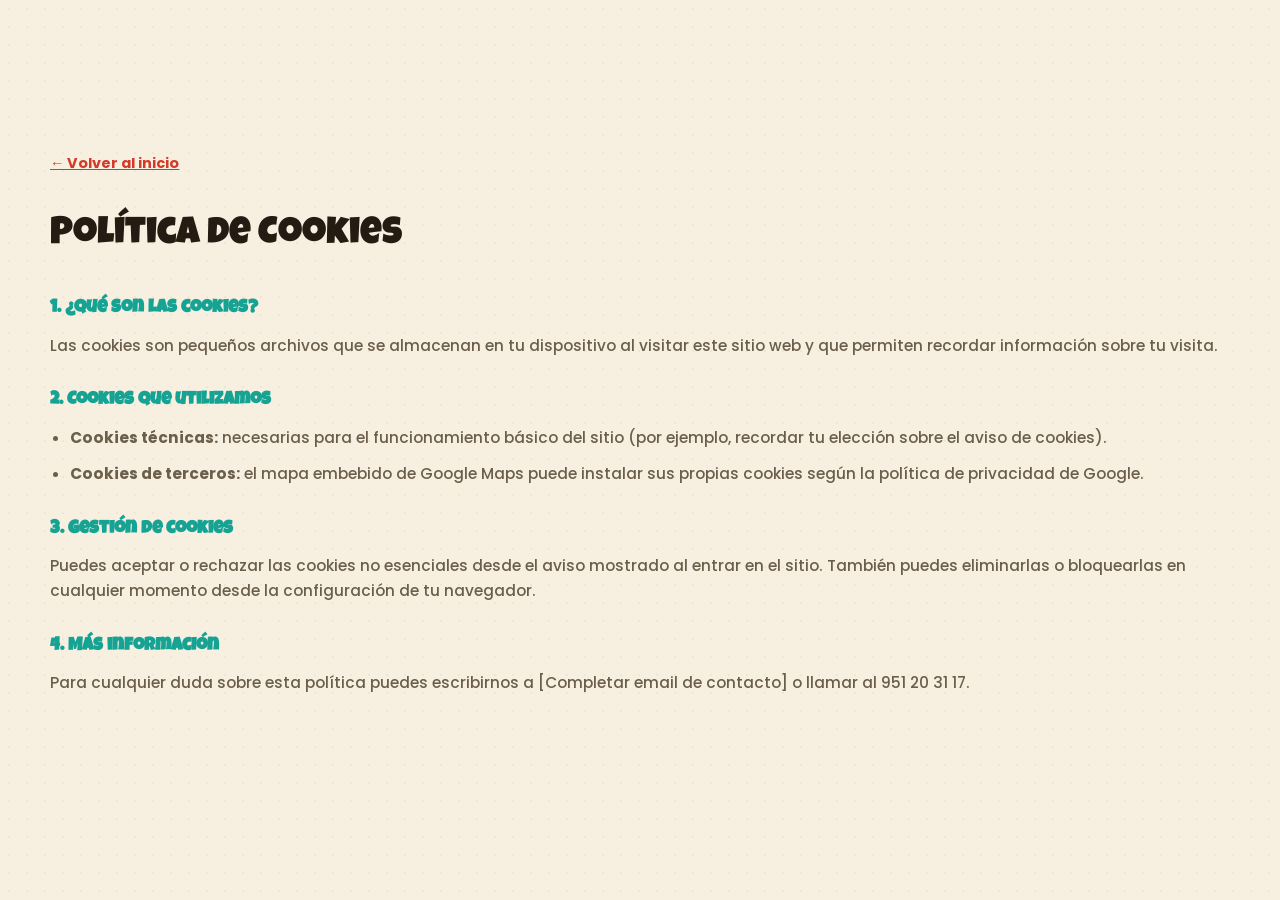
<file: cookies.html>
<!DOCTYPE html>
<html lang="es">
<head>
<meta charset="UTF-8">
<meta name="viewport" content="width=device-width, initial-scale=1.0">
<title>Política de Cookies — Mezcal Rock Gourmet</title>
<meta name="robots" content="noindex, follow">
<link rel="stylesheet" href="css/style.css">
</head>
<body>
<div class="container legal-page">
  <a href="index.html" class="back-home">← Volver al inicio</a>
  <h1>Política de Cookies</h1>

  <h2>1. ¿Qué son las cookies?</h2>
  <p>Las cookies son pequeños archivos que se almacenan en tu dispositivo al visitar este sitio web y que permiten recordar información sobre tu visita.</p>

  <h2>2. Cookies que utilizamos</h2>
  <ul>
    <li><strong>Cookies técnicas:</strong> necesarias para el funcionamiento básico del sitio (por ejemplo, recordar tu elección sobre el aviso de cookies).</li>
    <li><strong>Cookies de terceros:</strong> el mapa embebido de Google Maps puede instalar sus propias cookies según la política de privacidad de Google.</li>
  </ul>

  <h2>3. Gestión de cookies</h2>
  <p>Puedes aceptar o rechazar las cookies no esenciales desde el aviso mostrado al entrar en el sitio. También puedes eliminarlas o bloquearlas en cualquier momento desde la configuración de tu navegador.</p>

  <h2>4. Más información</h2>
  <p>Para cualquier duda sobre esta política puedes escribirnos a [Completar email de contacto] o llamar al 951 20 31 17.</p>
</div>
</body>
</html>
</file>
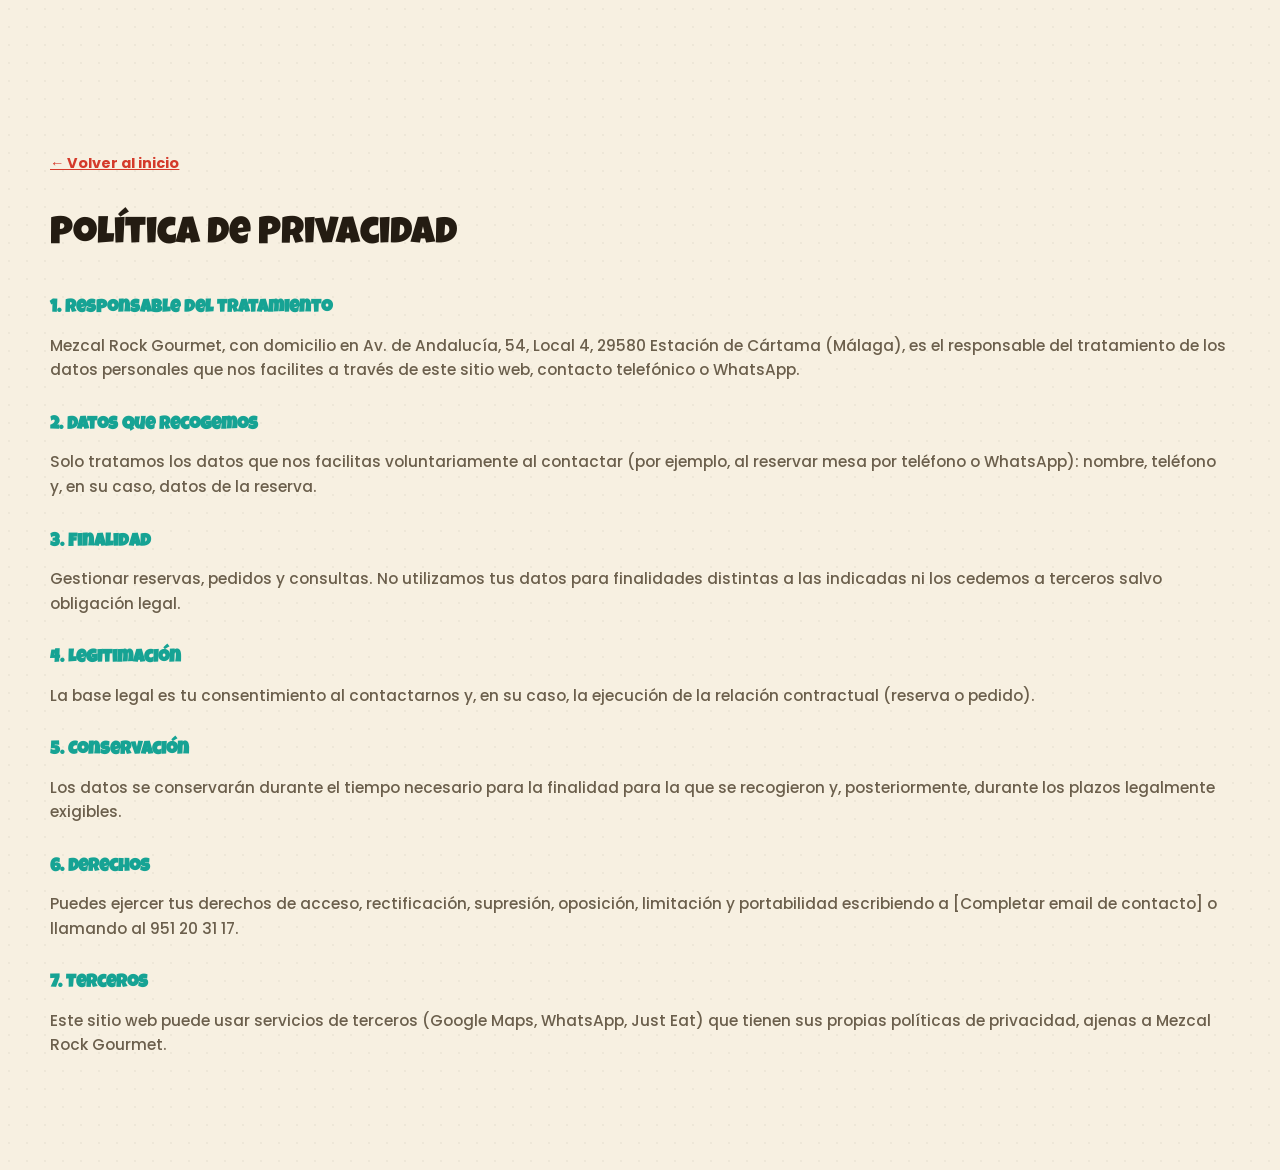
<file: privacidad.html>
<!DOCTYPE html>
<html lang="es">
<head>
<meta charset="UTF-8">
<meta name="viewport" content="width=device-width, initial-scale=1.0">
<title>Política de Privacidad — Mezcal Rock Gourmet</title>
<meta name="robots" content="noindex, follow">
<link rel="stylesheet" href="css/style.css">
</head>
<body>
<div class="container legal-page">
  <a href="index.html" class="back-home">← Volver al inicio</a>
  <h1>Política de Privacidad</h1>

  <h2>1. Responsable del tratamiento</h2>
  <p>Mezcal Rock Gourmet, con domicilio en Av. de Andalucía, 54, Local 4, 29580 Estación de Cártama (Málaga), es el responsable del tratamiento de los datos personales que nos facilites a través de este sitio web, contacto telefónico o WhatsApp.</p>

  <h2>2. Datos que recogemos</h2>
  <p>Solo tratamos los datos que nos facilitas voluntariamente al contactar (por ejemplo, al reservar mesa por teléfono o WhatsApp): nombre, teléfono y, en su caso, datos de la reserva.</p>

  <h2>3. Finalidad</h2>
  <p>Gestionar reservas, pedidos y consultas. No utilizamos tus datos para finalidades distintas a las indicadas ni los cedemos a terceros salvo obligación legal.</p>

  <h2>4. Legitimación</h2>
  <p>La base legal es tu consentimiento al contactarnos y, en su caso, la ejecución de la relación contractual (reserva o pedido).</p>

  <h2>5. Conservación</h2>
  <p>Los datos se conservarán durante el tiempo necesario para la finalidad para la que se recogieron y, posteriormente, durante los plazos legalmente exigibles.</p>

  <h2>6. Derechos</h2>
  <p>Puedes ejercer tus derechos de acceso, rectificación, supresión, oposición, limitación y portabilidad escribiendo a [Completar email de contacto] o llamando al 951 20 31 17.</p>

  <h2>7. Terceros</h2>
  <p>Este sitio web puede usar servicios de terceros (Google Maps, WhatsApp, Just Eat) que tienen sus propias políticas de privacidad, ajenas a Mezcal Rock Gourmet.</p>
</div>
</body>
</html>
</file>
<file: css/style.css>
/* Mezcal Rock — Folleto street food mexicano */

@import url('https://fonts.googleapis.com/css2?family=Luckiest+Guy&family=Poppins:wght@400;500;600;700;800&display=swap');

:root{
  --paper:#f7f0e1;
  --paper-alt:#efe3c9;
  --ink:#241c12;
  --ink-soft:#6b5f4c;
  --pink:#e0527a;
  --yellow:#eeae2e;
  --yellow-soft:#f2d68a;
  --teal:#16a394;
  --red:#d43a2a;
  --card:#fffbf1;
  --font-display:'Luckiest Guy', cursive;
  --font-body:'Poppins', sans-serif;
  --header-h:80px;
  --border:2px solid var(--ink);
  --shadow:4px 4px 0 var(--ink);
  --shadow-sm:3px 3px 0 var(--ink);
}

*,*::before,*::after{box-sizing:border-box;margin:0;padding:0;}
html{scroll-behavior:smooth; scroll-padding-top:var(--header-h);}

body{
  background:var(--paper);
  color:var(--ink);
  font-family:var(--font-body);
  line-height:1.6;
  -webkit-font-smoothing:antialiased;
  background-image:radial-gradient(rgba(36,28,18,.045) 1.2px, transparent 1.2px);
  background-size:18px 18px;
}

img{max-width:100%;display:block;}
a{color:inherit;text-decoration:none;}
ul{list-style:none;}
button{font-family:inherit;}

.container{
  width:100%;
  max-width:1180px;
  margin:0 auto;
  padding:0 24px;
}

section{padding:90px 0;}

/* Borde dentado tipo recorte */
.zigzag{
  height:16px;
  width:100%;
  background:var(--paper);
  clip-path:polygon(0% 0%,100% 0%,100% 100%,97.5% 0%,95% 100%,92.5% 0%,90% 100%,87.5% 0%,85% 100%,82.5% 0%,80% 100%,77.5% 0%,75% 100%,72.5% 0%,70% 100%,67.5% 0%,65% 100%,62.5% 0%,60% 100%,57.5% 0%,55% 100%,52.5% 0%,50% 100%,47.5% 0%,45% 100%,42.5% 0%,40% 100%,37.5% 0%,35% 100%,32.5% 0%,30% 100%,27.5% 0%,25% 100%,22.5% 0%,20% 100%,17.5% 0%,15% 100%,12.5% 0%,10% 100%,7.5% 0%,5% 100%,2.5% 0%,0% 100%);
}

.kicker{
  display:inline-flex;
  align-items:center;
  gap:8px;
  font-family:var(--font-body);
  font-weight:700;
  font-size:.8rem;
  letter-spacing:.08em;
  text-transform:uppercase;
  color:var(--red);
  margin-bottom:16px;
}
.kicker::before{
  content:"";
  width:22px;height:2px;
  background:var(--red);
  display:inline-block;
}

.section-title{
  font-family:var(--font-display);
  font-weight:400;
  font-size:clamp(2.2rem,5vw,3.6rem);
  letter-spacing:.01em;
  line-height:1.08;
  margin-bottom:18px;
  color:var(--ink);
}
.section-title .hl{color:var(--teal);}
.section-title .hl2{color:var(--pink);}
.section-title .hl3{color:var(--red);}

.section-intro{
  color:var(--ink-soft);
  max-width:560px;
  font-size:1.05rem;
  font-weight:500;
  margin-bottom:48px;
}

.btn{
  display:inline-flex;
  align-items:center;
  justify-content:center;
  gap:8px;
  padding:14px 28px;
  border-radius:999px;
  font-weight:700;
  font-size:.92rem;
  font-family:var(--font-body);
  border:var(--border);
  cursor:pointer;
  transition:transform .15s ease, box-shadow .15s ease, background .15s ease;
  white-space:nowrap;
  box-shadow:var(--shadow-sm);
  color:var(--ink);
}
.btn:hover{transform:translateY(-2px);box-shadow:var(--shadow);}
.btn:active{transform:translateY(0);box-shadow:var(--shadow-sm);}

.btn-primary{background:var(--red);color:#fff;border-color:var(--red);}
.btn-teal{background:var(--teal);color:#fff;border-color:var(--teal);}
.btn-yellow{background:var(--yellow);color:var(--ink);}
.btn-white{background:#fff;color:var(--ink);}
.btn-block{width:100%;}

/* ---------- Ventanita para llamar ---------- */
.call-modal{
  display:none;
  position:fixed;
  inset:0;
  z-index:210;
  background:rgba(36,28,18,.55);
  align-items:center;
  justify-content:center;
  padding:20px;
}
.call-modal.show{display:flex;}
.call-modal-box{
  position:relative;
  background:var(--card);
  border:var(--border);
  border-radius:20px;
  box-shadow:var(--shadow);
  padding:40px 32px 32px;
  max-width:340px;
  width:100%;
  text-align:center;
}
.call-modal-close{
  position:absolute;
  top:14px; right:14px;
  width:32px;height:32px;
  border-radius:50%;
  border:2px solid var(--ink);
  background:#fff;
  color:var(--ink);
  font-size:.9rem;
  font-weight:700;
  cursor:pointer;
  display:flex;
  align-items:center;
  justify-content:center;
}
.call-modal-icon{font-size:2.4rem;display:block;margin-bottom:10px;}
.call-modal-box h3{
  font-family:var(--font-display);
  font-weight:400;
  font-size:1.5rem;
  color:var(--ink);
  margin-bottom:18px;
}
.call-modal-number{
  font-family:var(--font-display);
  font-size:2rem;
  letter-spacing:.02em;
  color:var(--red);
  background:var(--paper-alt);
  border:2px dashed var(--ink);
  border-radius:14px;
  padding:14px 10px;
  margin-bottom:20px;
}
.call-modal-copy-msg{
  font-size:.82rem;
  font-weight:700;
  color:var(--teal);
  margin-top:10px;
  min-height:1.2em;
}

/* ---------- Cookie banner ---------- */
.cookie-banner{
  position:fixed;
  left:16px;right:16px;bottom:16px;
  z-index:200;
  background:var(--card);
  border:var(--border);
  border-radius:16px;
  padding:20px 24px;
  display:none;
  box-shadow:var(--shadow);
}
.cookie-banner.show{display:block;}
.cookie-inner{
  max-width:1180px;
  margin:0 auto;
  display:flex;
  flex-wrap:wrap;
  align-items:center;
  gap:16px;
  justify-content:space-between;
}
.cookie-inner p{font-size:.86rem;color:var(--ink-soft);flex:1 1 320px;font-weight:500;}
.cookie-inner a{color:var(--red);text-decoration:underline;font-weight:700;}
.cookie-actions{display:flex;gap:10px;flex-wrap:wrap;}
.cookie-actions .btn{padding:10px 18px;font-size:.78rem;box-shadow:var(--shadow-sm);}

/* ---------- Header ---------- */
.site-header{
  position:fixed;
  top:0;left:0;right:0;
  height:var(--header-h);
  z-index:150;
  background:var(--paper);
  border-bottom:var(--border);
}
.site-header .container{
  height:100%;
  display:flex;
  align-items:center;
  justify-content:space-between;
}
.logo{
  font-family:var(--font-display);
  font-size:1.6rem;
  display:flex;
  align-items:center;
  gap:4px;
}
.logo .rock{color:var(--pink);}
.logo .flame{color:var(--yellow);}

.nav-links{
  display:flex;
  align-items:center;
  gap:8px;
}
.nav-links a{
  font-weight:600;
  font-size:.85rem;
  color:var(--ink);
  padding:8px 14px;
  border-radius:999px;
  transition:background .2s;
}
.nav-links a:hover{background:var(--paper-alt);}

.nav-cta{display:flex;align-items:center;gap:12px;}
.nav-cta .btn{padding:10px 20px;font-size:.78rem;}

.burger{
  display:flex;
  flex-direction:column;
  gap:5px;
  background:none;border:none;cursor:pointer;padding:6px;
}
.burger span{width:26px;height:3px;background:var(--ink);border-radius:2px;transition:transform .25s, opacity .25s;}

.mobile-menu{
  position:fixed;
  top:var(--header-h);left:0;right:0;bottom:0;
  background:var(--paper);
  transform:translateX(100%);
  transition:transform .3s ease;
  z-index:140;
  padding:30px 24px;
  overflow-y:auto;
}
.mobile-menu.open{transform:translateX(0);}
.mobile-menu a{
  display:block;
  font-family:var(--font-display);
  font-size:1.7rem;
  padding:16px 0;
  border-bottom:3px dashed var(--ink-soft);
}
.mobile-menu .btn{margin-top:24px;}

.burger.open span:nth-child(1){transform:translateY(8px) rotate(45deg);}
.burger.open span:nth-child(2){opacity:0;}
.burger.open span:nth-child(3){transform:translateY(-8px) rotate(-45deg);}

/* ---------- Hero ---------- */
.hero{
  position:relative;
  padding:calc(var(--header-h) + 56px) 0 80px;
  background:var(--yellow-soft);
  overflow:hidden;
  border-bottom:var(--border);
}
.hero .container{
  display:grid;
  grid-template-columns:1.05fr .95fr;
  gap:48px;
  align-items:center;
  position:relative;
  z-index:1;
}
.hero-photo{
  position:relative;
  border:var(--border);
  border-radius:16px;
  overflow:hidden;
  box-shadow:var(--shadow);
  aspect-ratio:4/5;
  transform:rotate(2deg);
}
.hero-photo img{width:100%;height:100%;object-fit:cover;}

.hero-badge{
  display:inline-flex;
  align-items:center;
  gap:8px;
  background:var(--card);
  border:var(--border);
  padding:8px 16px;
  border-radius:999px;
  font-weight:700;
  font-size:.82rem;
  margin-bottom:22px;
  box-shadow:var(--shadow-sm);
}
.hero-badge .star{color:var(--red);}

.hero h1{
  font-family:var(--font-display);
  font-weight:400;
  font-size:clamp(2.4rem,6vw,4.2rem);
  line-height:1.05;
  color:var(--ink);
  margin-bottom:22px;
}
.hero h1 .accent{color:var(--pink);}

.hero p.lead{
  font-size:1.1rem;
  font-weight:600;
  color:var(--ink);
  max-width:460px;
  margin-bottom:32px;
}

.hero-actions{display:flex;flex-wrap:wrap;gap:16px;}

/* ---------- Destacados ---------- */
.destacados-grid{
  display:grid;
  grid-template-columns:repeat(5,1fr);
  gap:26px;
}
.dcard{
  background:var(--card);
  border:var(--border);
  border-radius:14px;
  overflow:hidden;
  box-shadow:var(--shadow-sm);
  transition:transform .2s, box-shadow .2s;
}
.dcard:nth-child(odd){transform:rotate(-1.5deg);}
.dcard:nth-child(even){transform:rotate(1.5deg);}
.dcard:hover{transform:rotate(0deg) translateY(-4px);box-shadow:var(--shadow);}
.dcard .dimg{aspect-ratio:1/1;overflow:hidden;border-bottom:var(--border);}
.dcard .dimg img{width:100%;height:100%;object-fit:cover;}
.dcard .dbody{padding:16px 14px 18px;text-align:center;}
.dcard h3{font-family:var(--font-display);font-size:1.02rem;font-weight:400;margin-bottom:8px;line-height:1.1;}
.dcard .dprice{
  display:inline-block;
  font-family:var(--font-body);
  font-weight:700;
  font-size:.88rem;
  color:#fff;
  background:var(--red);
  padding:4px 14px;
  border-radius:999px;
}

/* ---------- Carta completa (lista tipo menú de puesto) ---------- */
.carta-photos{
  display:grid;
  grid-template-columns:repeat(4,1fr);
  gap:16px;
  margin-bottom:40px;
}
.carta-photos .cp{
  aspect-ratio:1/1;
  border:var(--border);
  border-radius:12px;
  overflow:hidden;
  box-shadow:var(--shadow-sm);
}
.carta-photos .cp img{width:100%;height:100%;object-fit:cover;}

.menu-tabs{
  display:flex;
  flex-wrap:wrap;
  gap:10px;
  margin-bottom:40px;
}
.menu-tab{
  padding:10px 18px;
  border-radius:999px;
  border:2px solid var(--ink);
  background:#fff;
  color:var(--ink);
  font-weight:700;
  font-size:.82rem;
  cursor:pointer;
  transition:all .15s;
}
.menu-tab:hover{transform:translateY(-2px);}
.menu-tab.active{
  background:var(--teal);
  color:#fff;
  box-shadow:var(--shadow-sm);
}

.menu-list{display:none;}
.menu-list.show{display:block;}
.menu-row{
  display:flex;
  flex-wrap:wrap;
  justify-content:space-between;
  align-items:baseline;
  gap:4px 18px;
  padding:16px 0;
  border-bottom:3px dashed var(--ink-soft);
}
.menu-row:first-child{padding-top:0;}
.menu-row-text h4{
  font-family:var(--font-body);
  font-weight:800;
  font-size:1.08rem;
}
.menu-row-text .featured{
  font-family:var(--font-display);
  color:var(--pink);
  font-size:.78rem;
  margin-left:8px;
}
.menu-row-desc{color:var(--ink-soft);font-size:.9rem;flex-basis:100%;font-weight:500;}
.menu-row-price{
  font-family:var(--font-display);
  color:var(--red);
  white-space:nowrap;
  font-size:1.1rem;
}

.carta-pdf{
  margin-top:44px;
  display:flex;
  align-items:center;
  gap:16px;
  flex-wrap:wrap;
}
.carta-pdf .note{color:var(--ink-soft);font-size:.85rem;font-weight:500;}

/* ---------- Sobre nosotros ---------- */
#sobre-nosotros{background:var(--paper-alt);}
.about{
  display:grid;
  grid-template-columns:1fr 1fr;
  gap:56px;
  align-items:center;
}
.about-img{
  border:var(--border);
  border-radius:16px;
  overflow:hidden;
  box-shadow:var(--shadow);
  aspect-ratio:4/5;
}
.about-img img{width:100%;height:100%;object-fit:cover;}
.about-text p{color:var(--ink-soft);margin-bottom:16px;font-size:1.05rem;font-weight:500;}
.about-text p strong{color:var(--ink);}

/* ---------- Pedidos y reservas ---------- */
.cards-3{
  display:grid;
  grid-template-columns:repeat(3,1fr);
  gap:26px;
}
.order-card{
  background:var(--card);
  border:var(--border);
  border-radius:16px;
  padding:32px 26px;
  text-align:left;
  box-shadow:var(--shadow-sm);
  overflow:hidden;
}
.order-photo{
  margin:-32px -26px 20px;
  width:calc(100% + 52px);
  aspect-ratio:16/9;
  border-bottom:var(--border);
}
.order-photo img{width:100%;height:100%;object-fit:cover;}
.order-card .icon{
  width:52px;height:52px;
  border:1.5px solid var(--ink);
  border-radius:50%;
  display:flex;align-items:center;justify-content:center;
  margin-bottom:20px;
  background:var(--yellow-soft);
}
.order-card .icon svg{width:24px;height:24px;fill:var(--ink);}
.order-card h3{font-family:var(--font-display);font-size:1.4rem;font-weight:400;margin-bottom:10px;}
.order-card p{color:var(--ink-soft);font-size:.9rem;margin-bottom:22px;min-height:44px;font-weight:500;}

/* ---------- Galería ---------- */
.gallery-grid{
  display:grid;
  grid-template-columns:repeat(4,1fr);
  grid-auto-rows:180px;
  gap:22px;
}
.gallery-grid a{
  border:var(--border);
  border-radius:12px;
  overflow:hidden;
  box-shadow:var(--shadow-sm);
  display:block;
  transition:transform .2s;
}
.gallery-grid a:nth-child(3n+1){transform:rotate(-1.5deg);}
.gallery-grid a:nth-child(3n+2){transform:rotate(1.5deg);}
.gallery-grid a:hover{transform:rotate(0) translateY(-4px);}
.gallery-grid img{
  width:100%;height:100%;
  object-fit:cover;
}

/* ---------- Opiniones ---------- */
#pedidos{background:var(--paper-alt);}
.reviews-wrap{position:relative;}
.reviews-track{
  display:flex;
  gap:22px;
  overflow-x:auto;
  scroll-snap-type:x mandatory;
  padding:6px 6px 14px;
  scrollbar-width:none;
}
.reviews-track::-webkit-scrollbar{display:none;}
.review-card{
  scroll-snap-align:start;
  flex:0 0 clamp(260px,80vw,380px);
  background:var(--card);
  border:var(--border);
  border-radius:16px;
  padding:26px 24px;
  box-shadow:var(--shadow-sm);
  position:relative;
}
.review-stars{color:var(--red);font-size:1.05rem;margin-bottom:14px;letter-spacing:2px;}
.review-card p.quote{font-size:.96rem;color:var(--ink);margin-bottom:16px;font-weight:500;}
.review-author{font-size:.82rem;color:var(--teal);font-weight:800;}
.reviews-nav{display:flex;gap:12px;margin-top:24px;align-items:center;justify-content:space-between;flex-wrap:wrap;}
.reviews-arrows{display:flex;gap:10px;}
.reviews-arrows button{
  width:42px;height:42px;border-radius:50%;
  border:2px solid var(--ink);background:#fff;color:var(--ink);
  cursor:pointer;font-size:1.1rem;
  transition:transform .15s;
}
.reviews-arrows button:hover{transform:translateY(-2px);background:var(--yellow);}

/* ---------- Ubicación ---------- */
.location-grid{
  display:grid;
  grid-template-columns:1.1fr 1fr;
  gap:32px;
  align-items:stretch;
}
.map-embed{
  width:100%;height:100%;
  min-height:360px;
  border:var(--border);
  border-radius:18px;
  overflow:hidden;
  box-shadow:var(--shadow);
}
.map-embed iframe{width:100%;height:100%;min-height:360px;border:0;}
.location-info{
  background:var(--card);
  border:var(--border);
  border-radius:18px;
  padding:32px;
  display:flex;
  flex-direction:column;
  gap:22px;
  box-shadow:var(--shadow);
}
.info-row{display:flex;gap:14px;align-items:flex-start;}
.info-row .icon{width:22px;height:22px;flex:0 0 22px;fill:var(--red);margin-top:3px;}
.info-row h4{font-family:var(--font-display);font-size:.95rem;margin-bottom:4px;}
.info-row p{color:var(--ink-soft);font-size:.92rem;font-weight:500;}
.schedule-table{width:100%;font-size:.9rem;color:var(--ink-soft);font-weight:500;}
.schedule-table td{padding:6px 0;vertical-align:top;line-height:1.5;}
.schedule-table td:last-child{text-align:right;color:var(--ink);font-weight:800;}
.time-pair{display:inline-block;text-align:center;line-height:1.5;}

/* ---------- Footer ---------- */
footer{
  background:var(--ink);
  color:#fbf1de;
  padding:56px 0 26px;
  border-top:var(--border);
}
footer .logo{color:#fbf1de;}
.footer-top{
  display:flex;
  justify-content:space-between;
  flex-wrap:wrap;
  gap:32px;
  margin-bottom:36px;
}
.footer-brand p{color:#cabb9f;font-size:.9rem;max-width:320px;margin-top:12px;font-weight:500;}
.footer-social{display:flex;gap:12px;margin-top:18px;}
.footer-social a{
  width:42px;height:42px;border-radius:50%;
  border:1.5px solid var(--yellow);
  display:flex;align-items:center;justify-content:center;
  transition:background .2s;
}
.footer-social a:hover{background:var(--yellow);}
.footer-social svg{width:18px;height:18px;fill:#fbf1de;}
.footer-social a:hover svg{fill:var(--ink);}
.footer-cols{display:flex;gap:60px;flex-wrap:wrap;}
.footer-col h5{font-family:var(--font-display);font-size:.9rem;color:var(--yellow);margin-bottom:14px;}
.footer-col a{display:block;font-size:.9rem;color:#e3d6bd;margin-bottom:10px;transition:color .2s;font-weight:500;}
.footer-col a:hover{color:var(--pink);}
.footer-bottom{
  border-top:2px dashed #4a3f2c;
  padding-top:22px;
  display:flex;
  justify-content:space-between;
  flex-wrap:wrap;
  gap:10px;
  font-size:.8rem;
  color:#a99a7f;
  font-weight:500;
}

/* ---------- Legal pages ---------- */
.legal-page{padding:150px 0 100px;}
.legal-page h1{font-family:var(--font-display);font-weight:400;font-size:2.4rem;margin-bottom:24px;color:var(--ink);}
.legal-page h2{font-family:var(--font-display);font-size:1.15rem;margin:28px 0 10px;color:var(--teal);}
.legal-page p, .legal-page li{color:var(--ink-soft);margin-bottom:12px;font-size:.96rem;font-weight:500;}
.legal-page ul{padding-left:20px;list-style:disc;}
.legal-page a{color:var(--red);text-decoration:underline;font-weight:700;}
.back-home{display:inline-block;margin-bottom:30px;color:var(--red);font-weight:800;font-size:.9rem;}

/* ---------- Responsive ---------- */
@media (max-width:960px){
  .hero .container{grid-template-columns:1fr;}
  .hero-photo{order:-1;max-width:380px;margin:0 auto 20px;}
  .about{grid-template-columns:1fr;}
  .cards-3{grid-template-columns:1fr;}
  .location-grid{grid-template-columns:1fr;}
  .destacados-grid{grid-template-columns:repeat(3,1fr);}
  .gallery-grid{grid-template-columns:repeat(2,1fr);grid-auto-rows:170px;}
}

@media (max-width:780px){
  .nav-cta .btn-white{display:none;}
  .nav-cta{gap:10px;}

  section{padding:52px 0;}
  .hero{padding:calc(var(--header-h) + 24px) 0 36px;}
  .hero-photo{max-width:300px;margin:0 auto 4px;transform:rotate(1.5deg);}
  .hero-badge{font-size:.72rem;padding:7px 14px;}
  .hero p.lead{font-size:1rem;}

  /* Destacados: carrusel deslizable tipo stories */
  .destacados-grid{
    display:flex;
    overflow-x:auto;
    scroll-snap-type:x mandatory;
    gap:14px;
    margin:0 -24px;
    padding:6px 24px 10px;
    scrollbar-width:none;
  }
  .destacados-grid::-webkit-scrollbar{display:none;}
  .dcard{flex:0 0 56%;scroll-snap-align:start;}
  .dcard:nth-child(odd),.dcard:nth-child(even){transform:none;}

  /* Carta: fotos en 2 columnas, pestañas en fila deslizable */
  .carta-photos{grid-template-columns:repeat(2,1fr);}
  .menu-tabs{
    flex-wrap:nowrap;
    overflow-x:auto;
    scrollbar-width:none;
    margin:0 -24px 32px;
    padding:0 24px;
  }
  .menu-tabs::-webkit-scrollbar{display:none;}
  .menu-tab{flex:0 0 auto;}

  .footer-top{flex-direction:column;}
  .menu-row{flex-direction:column;gap:6px;}
}

@media (max-width:520px){
  .gallery-grid{grid-template-columns:repeat(2,1fr);grid-auto-rows:150px;}
  .hero-actions .btn{flex:1 1 auto;}
  .dcard{flex:0 0 70%;}
  .section-intro{margin-bottom:36px;}
}
</file>
